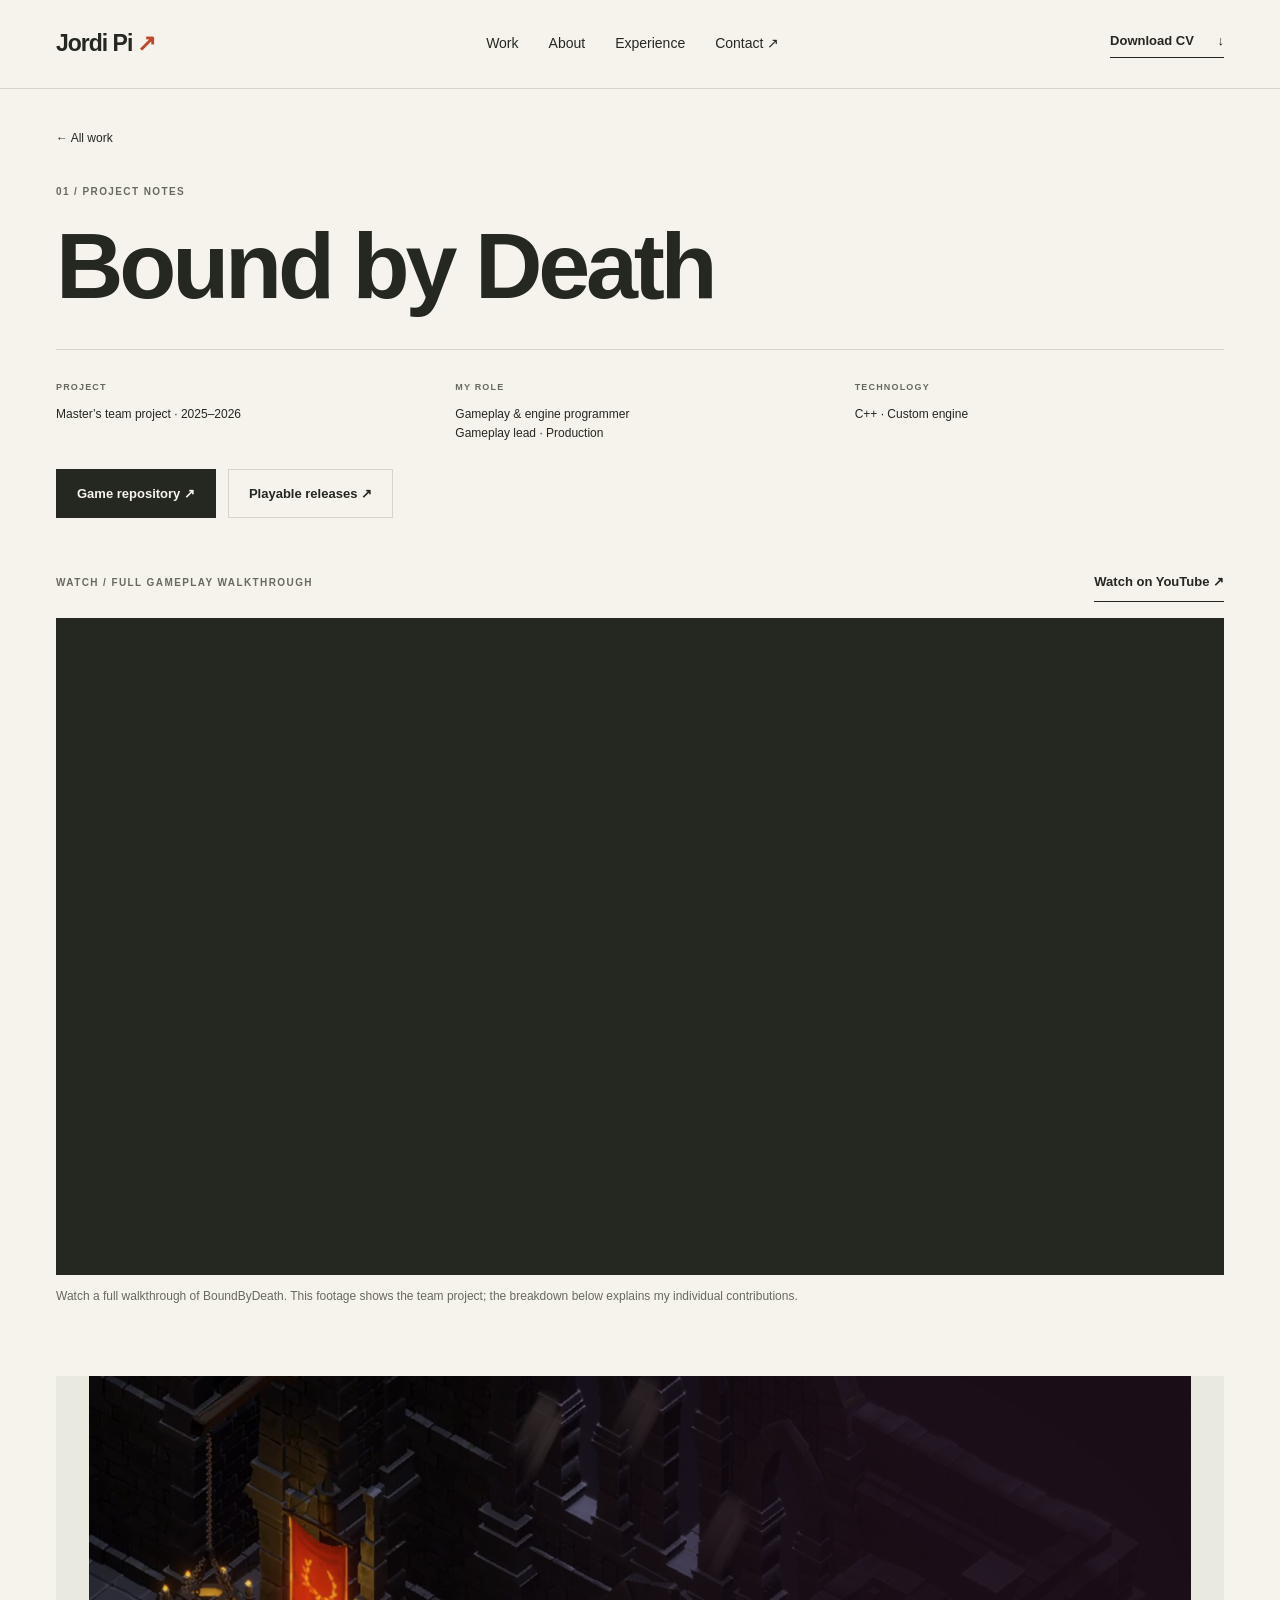
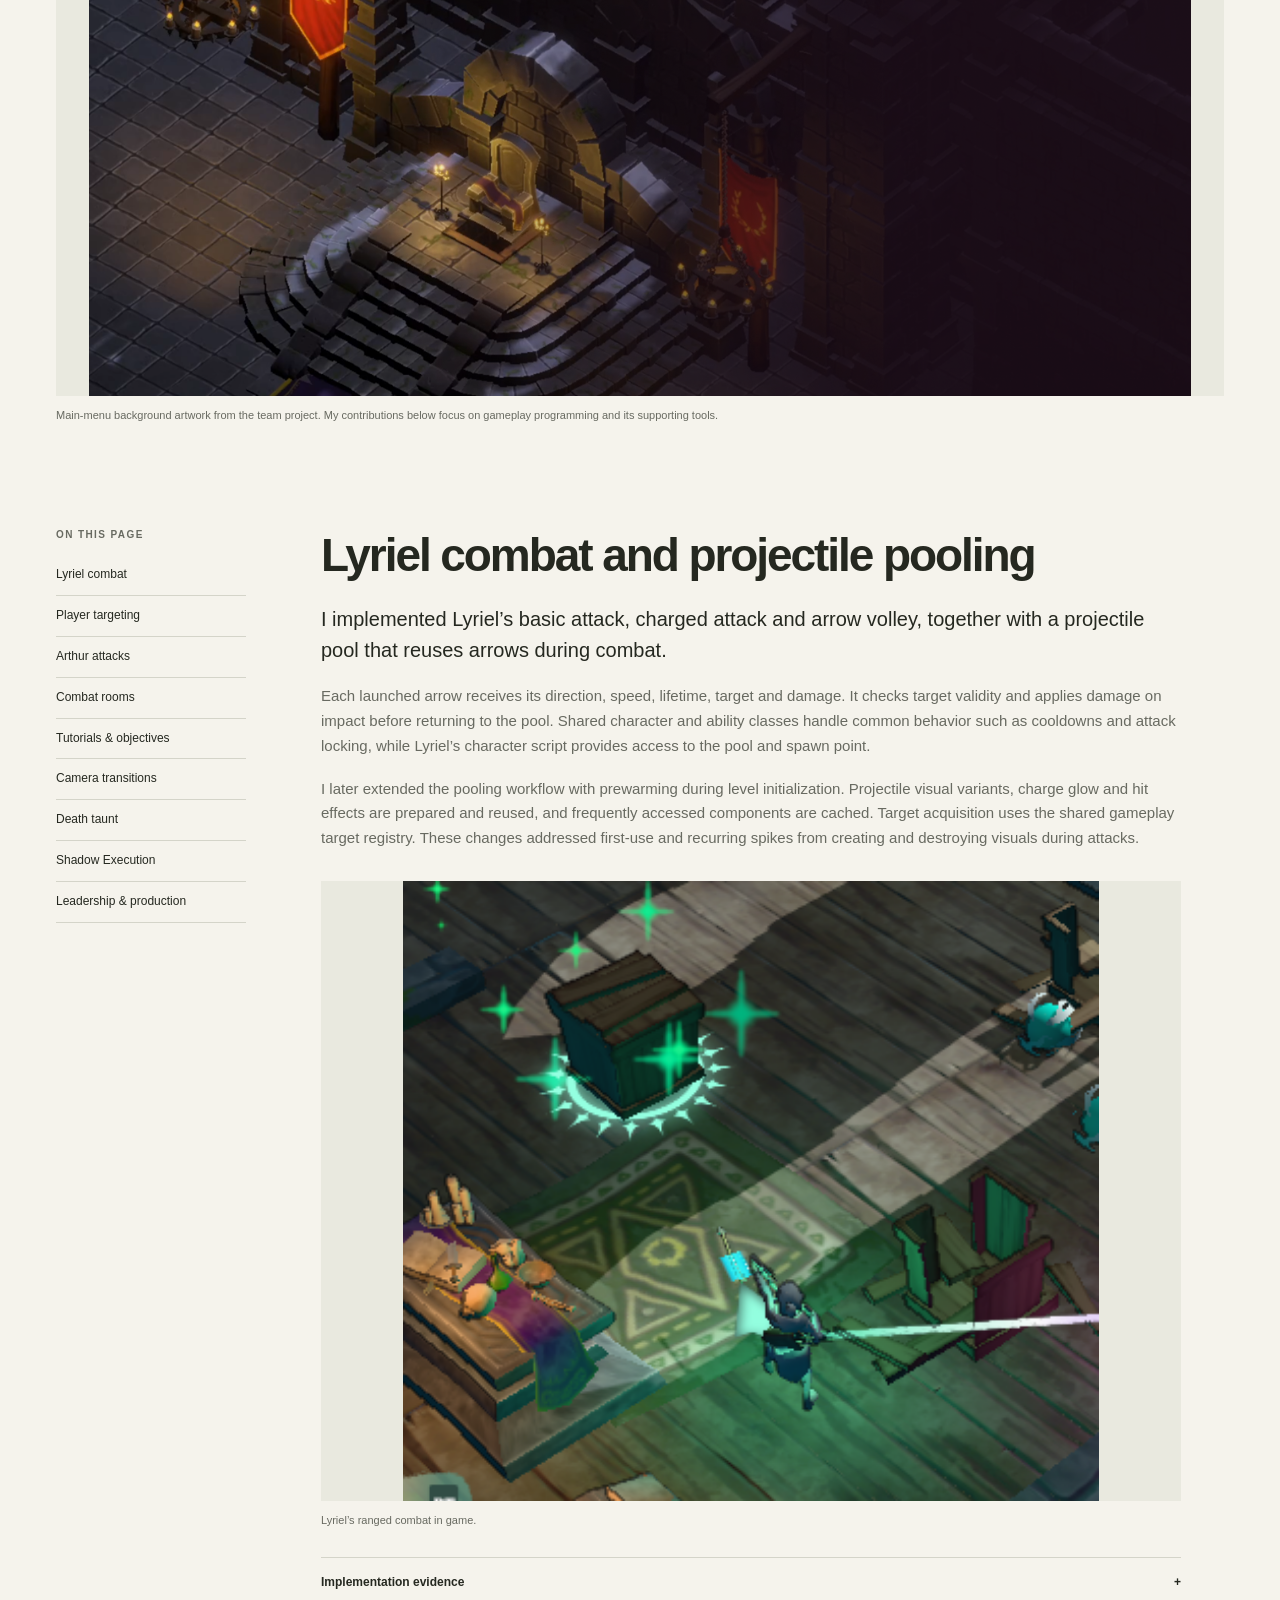
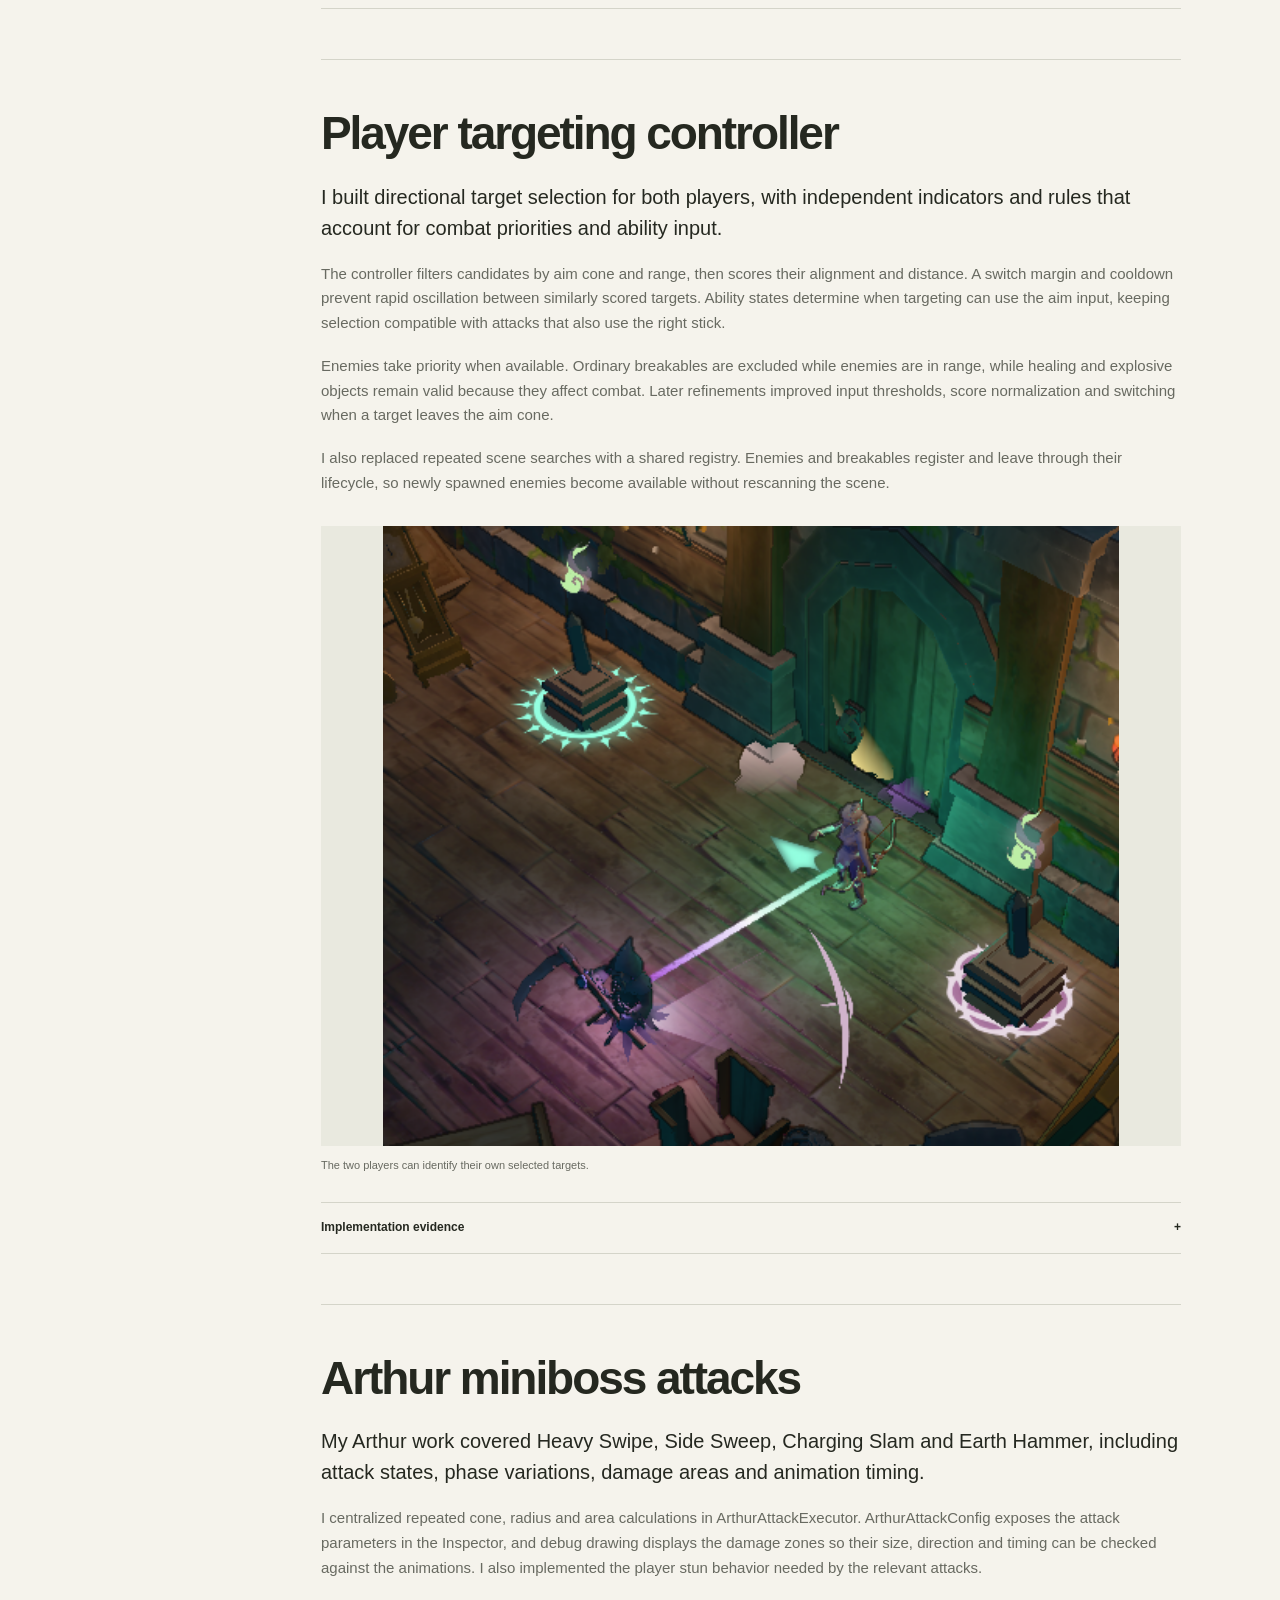
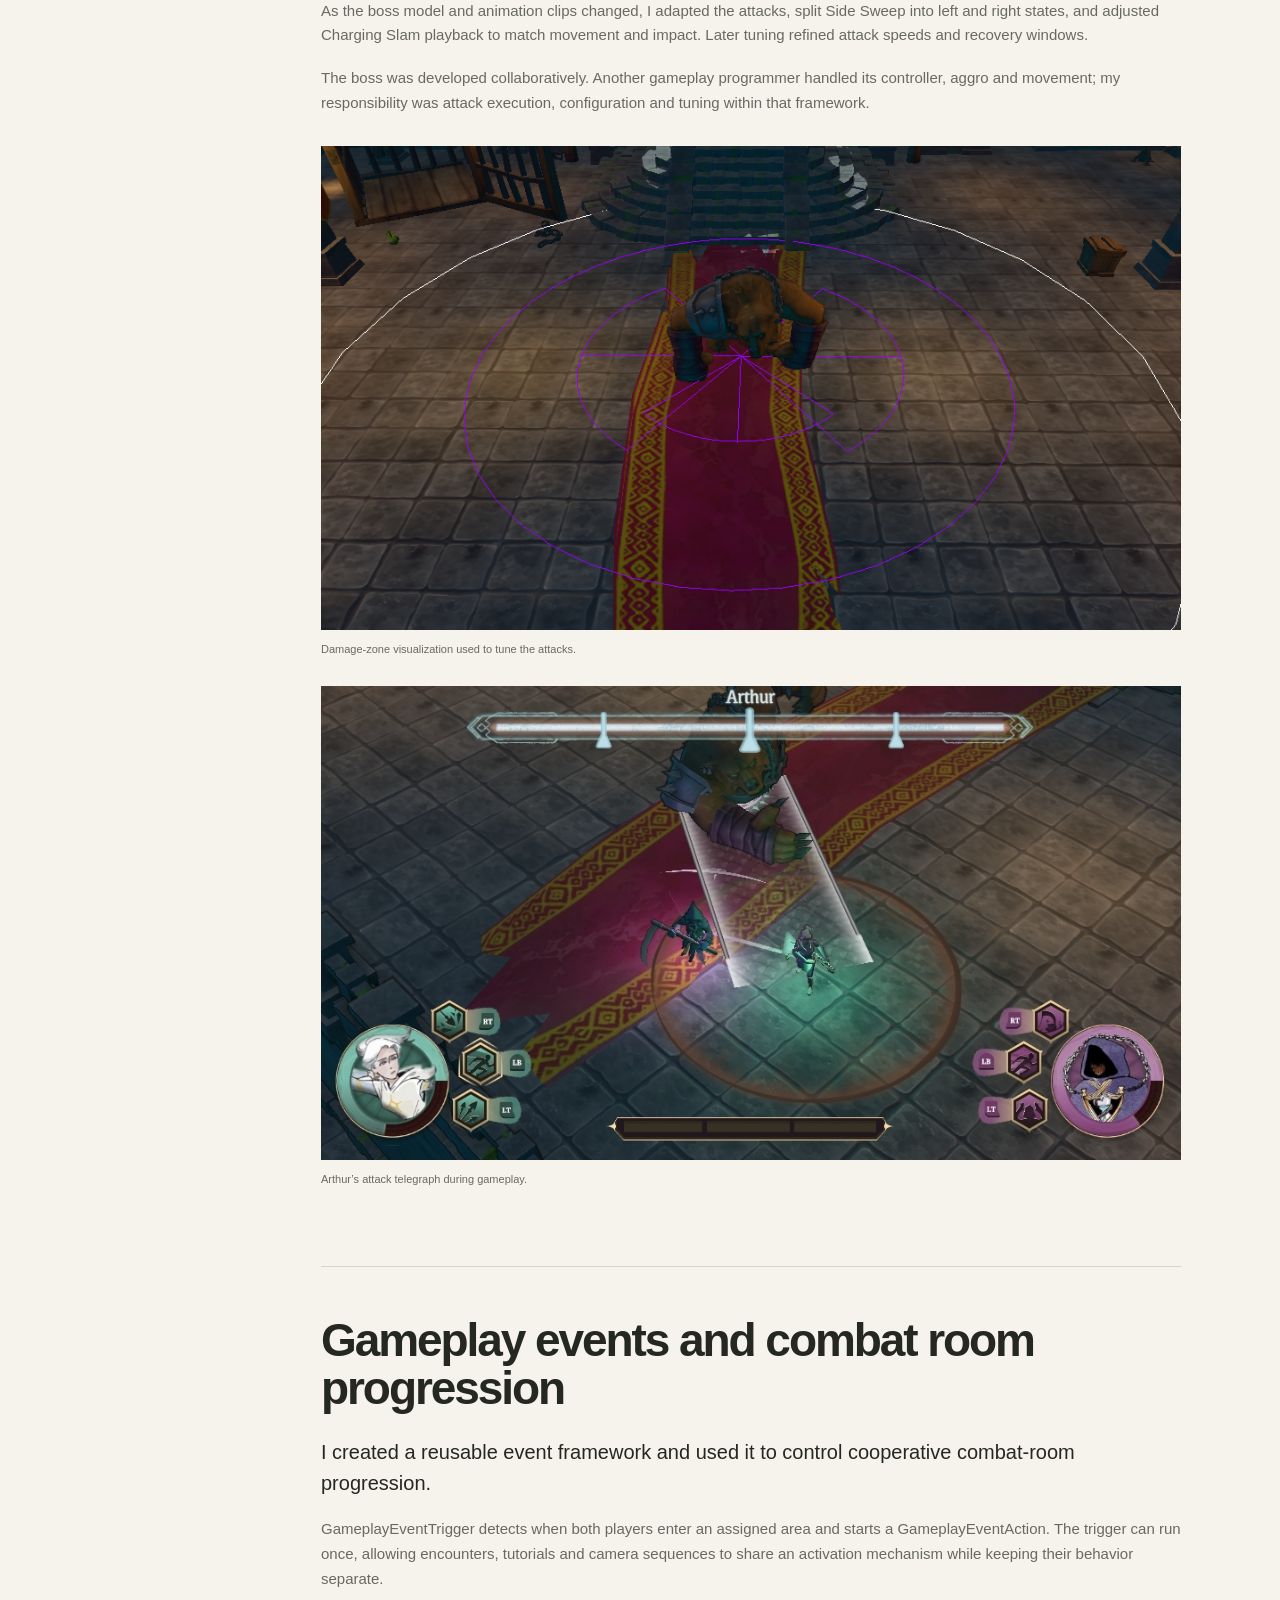
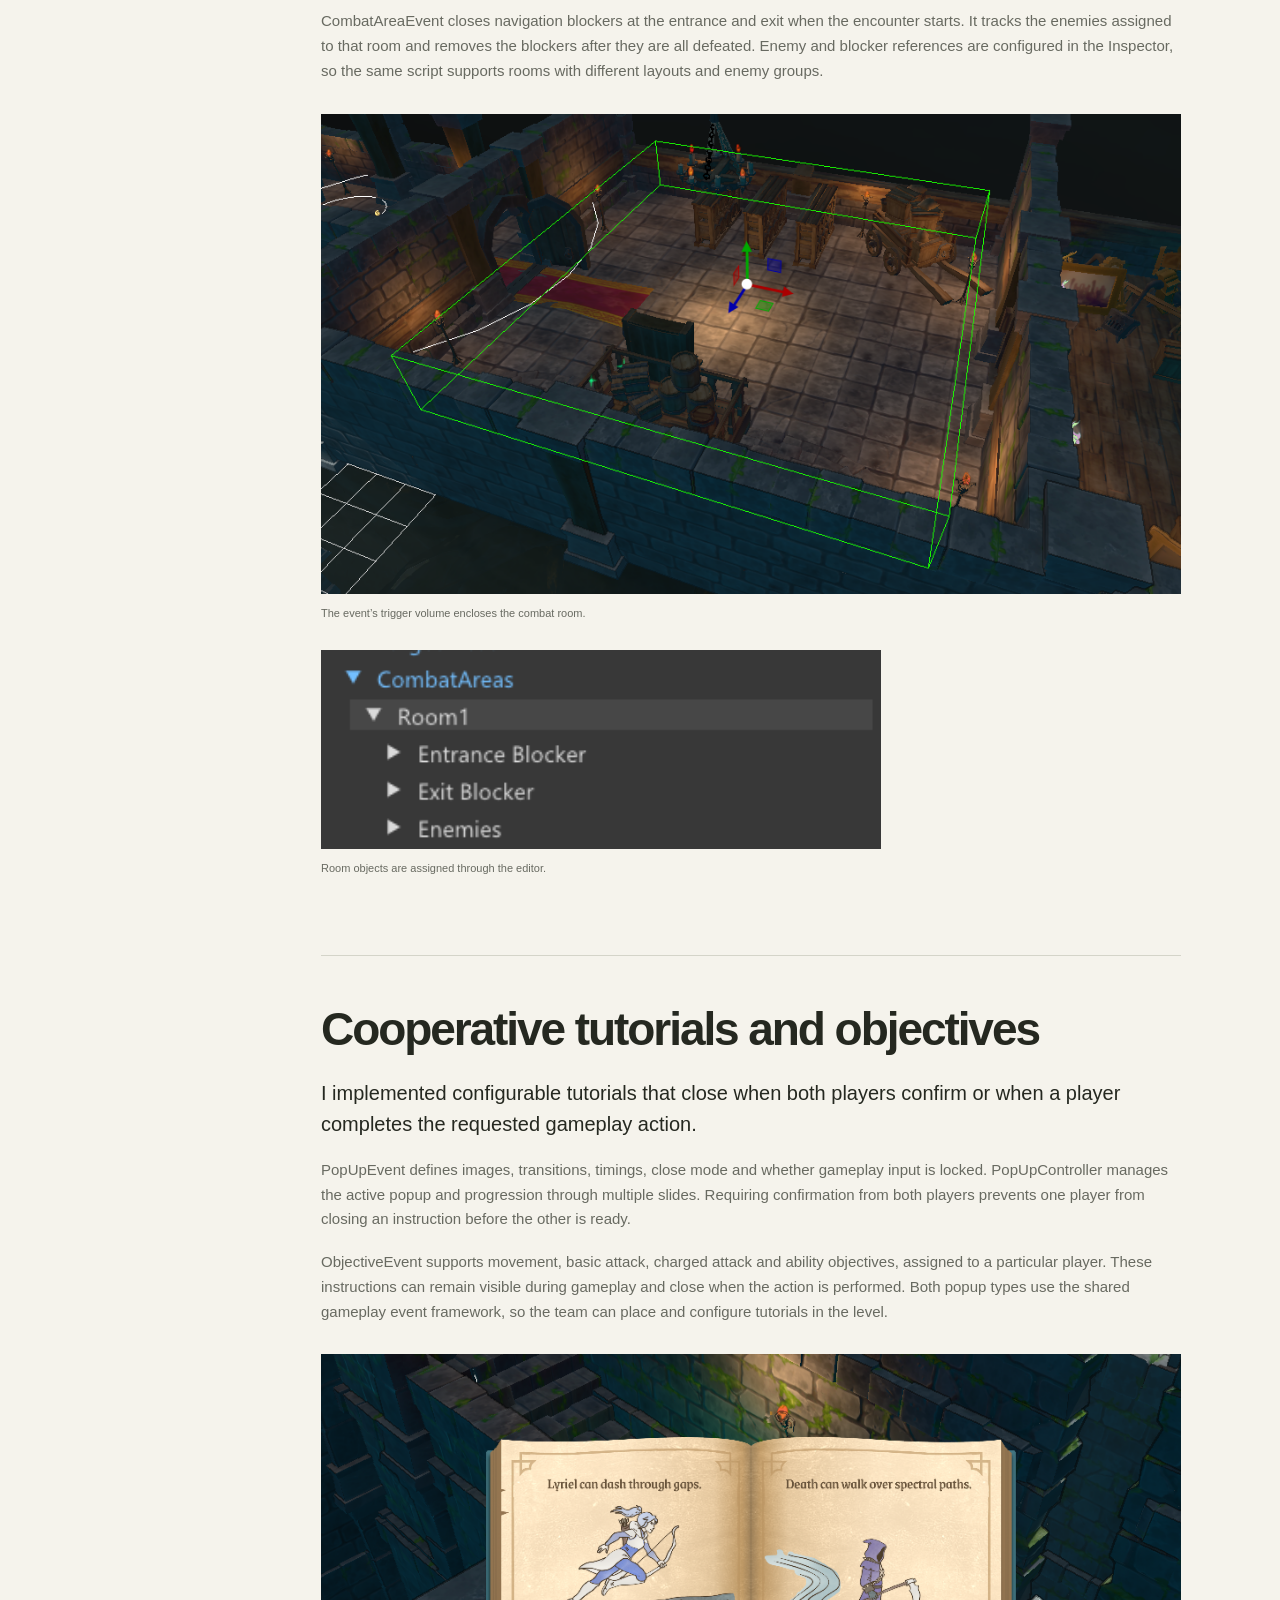
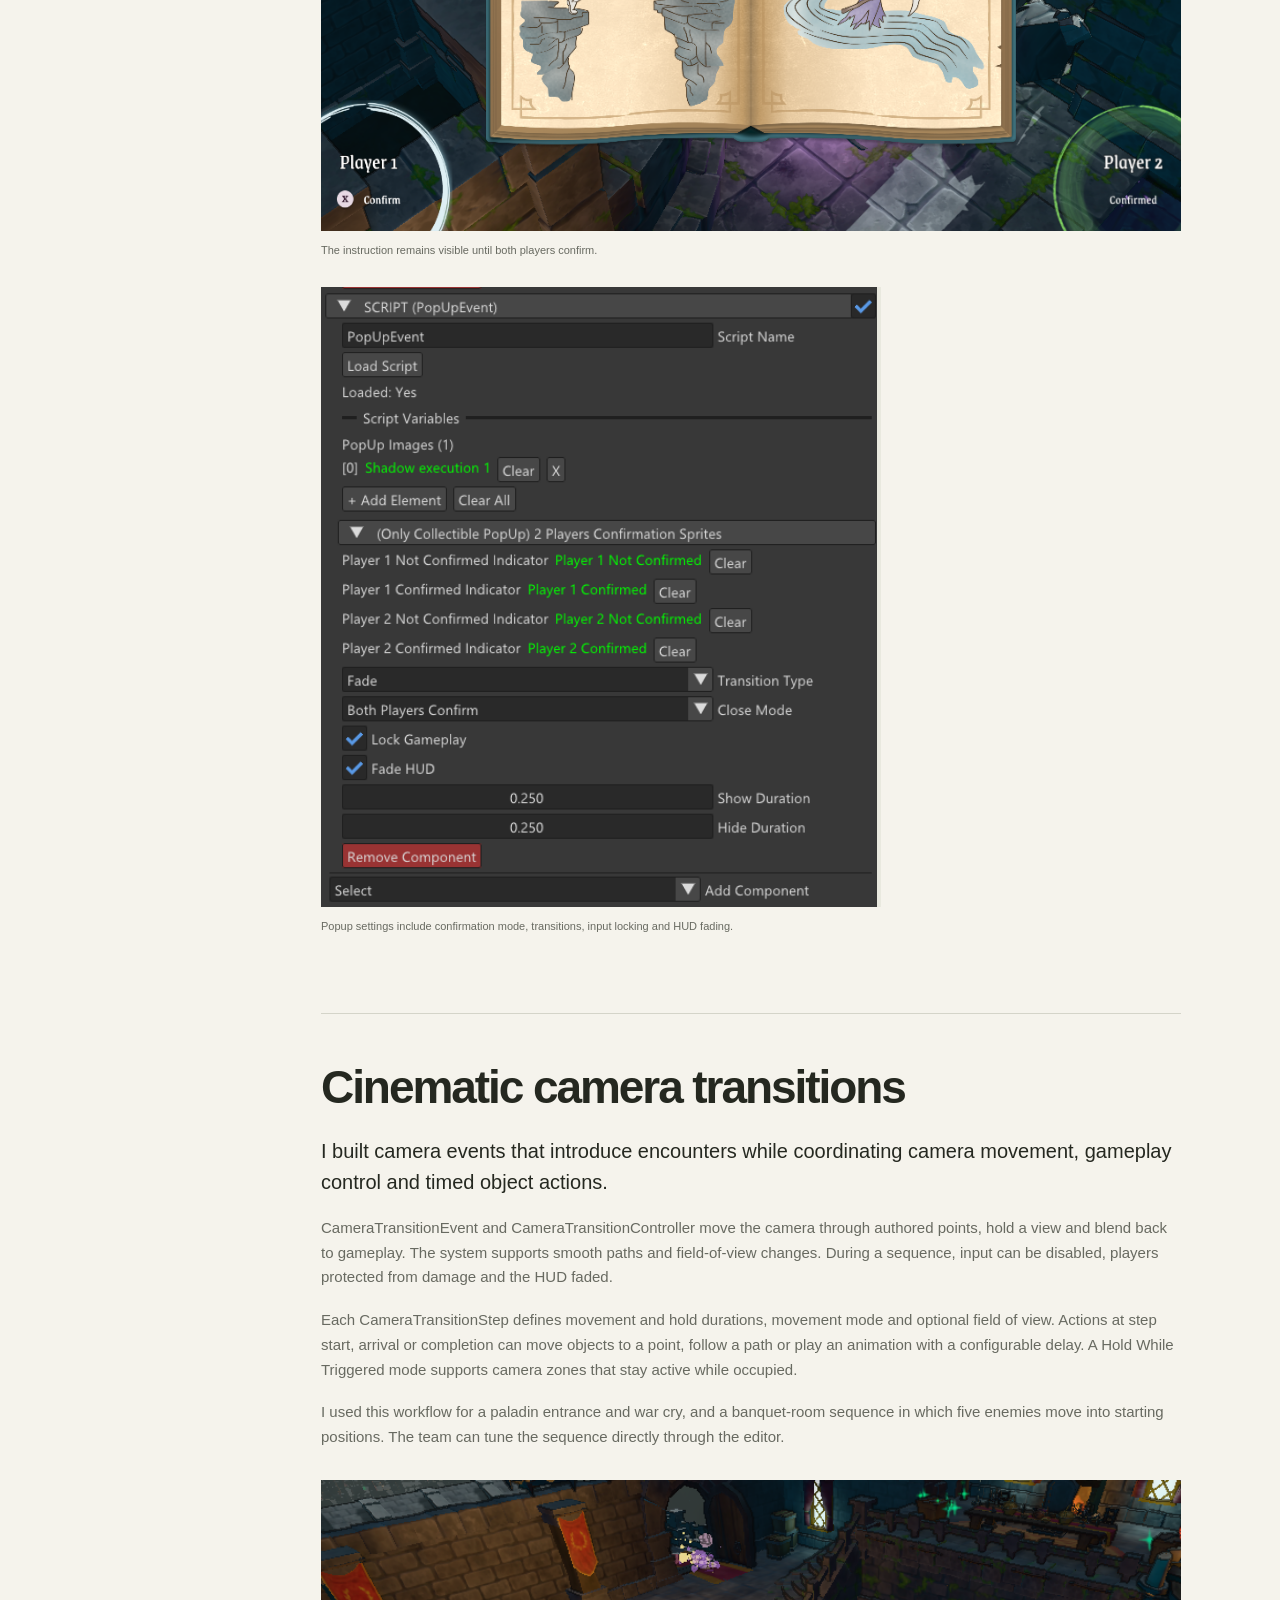
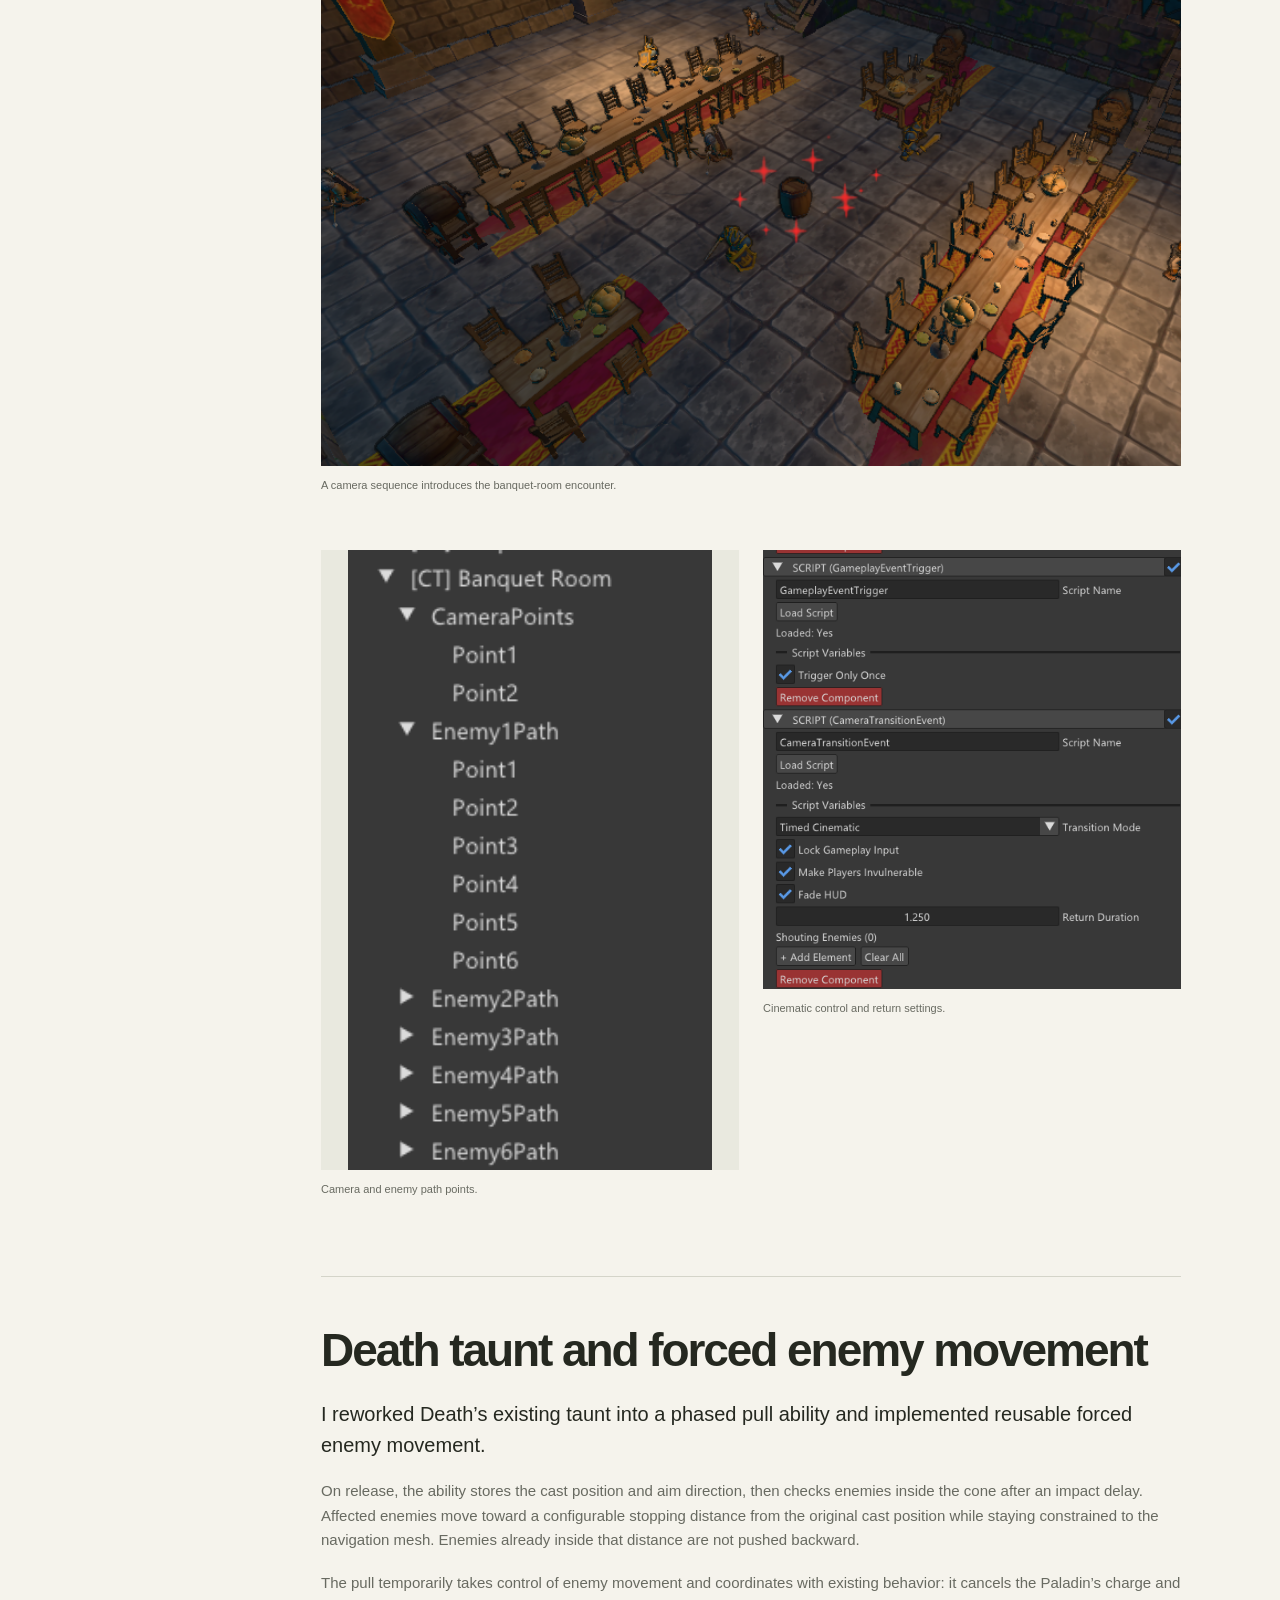
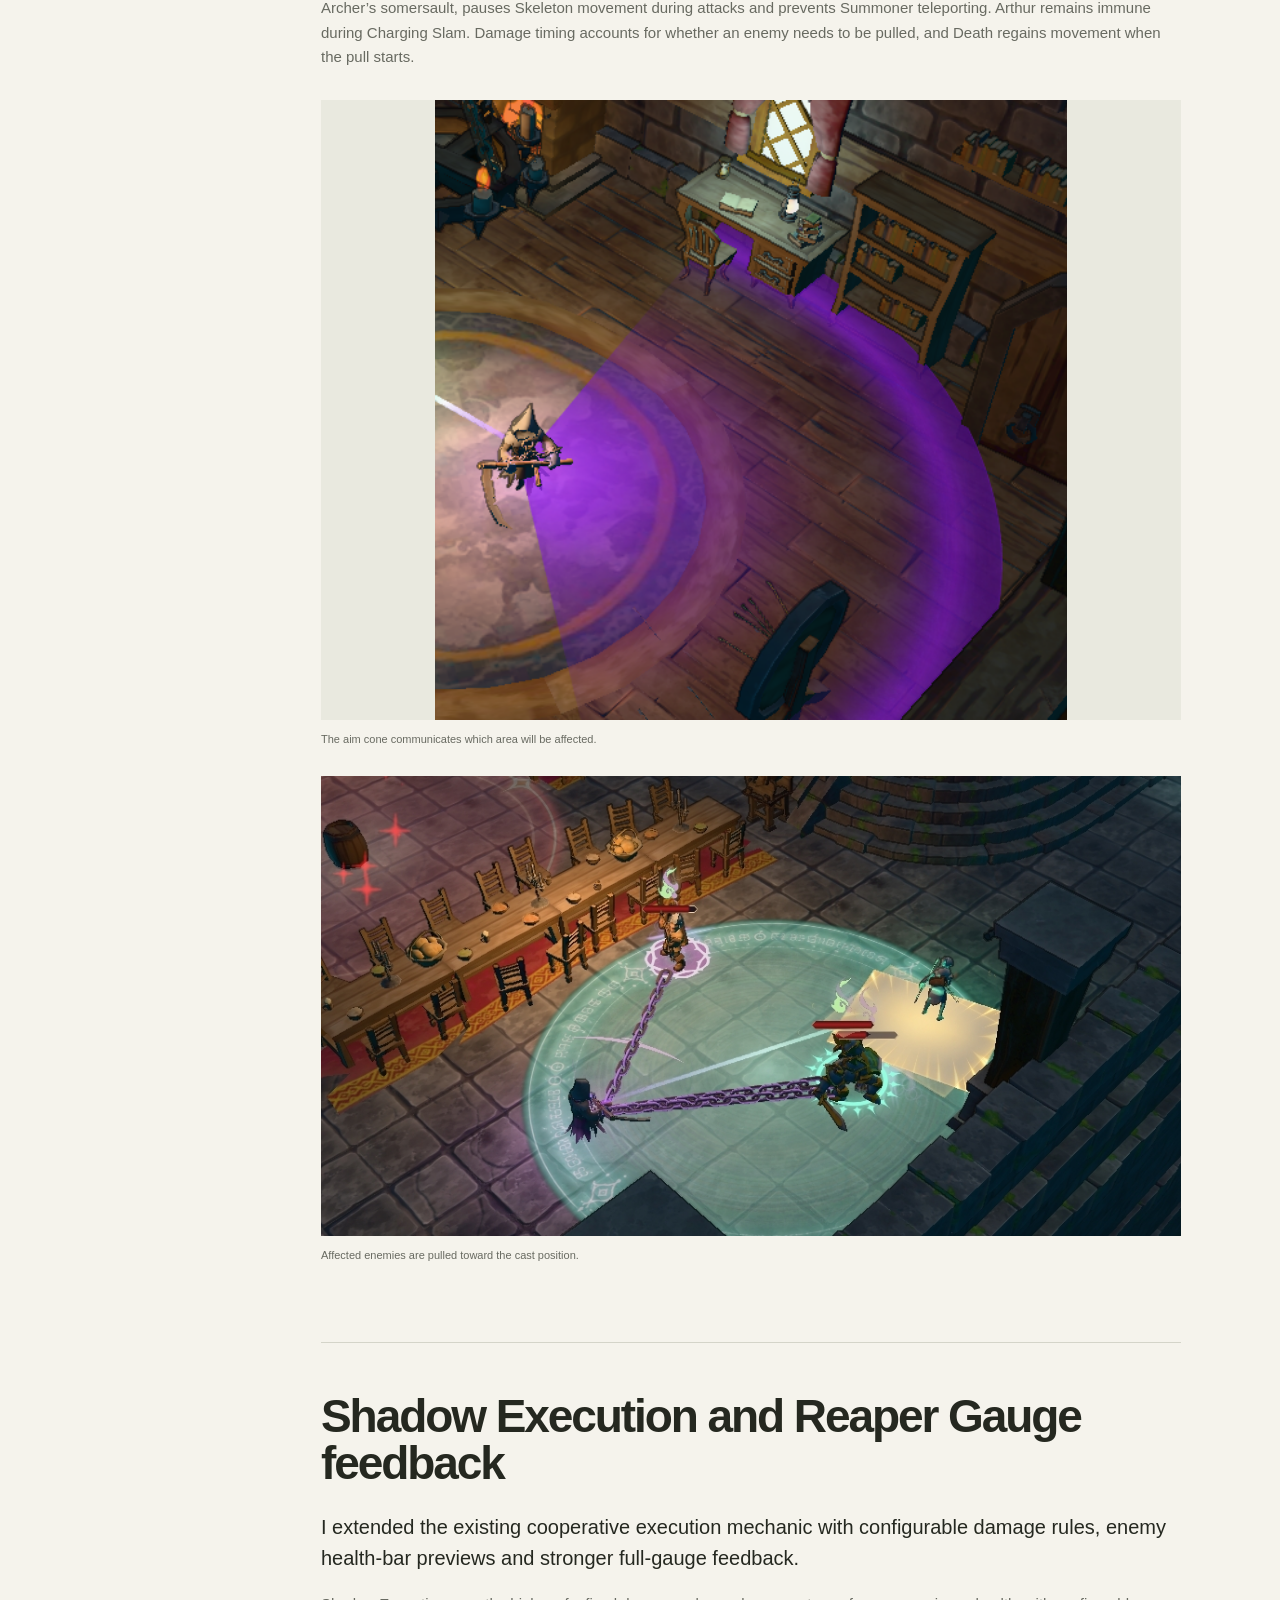
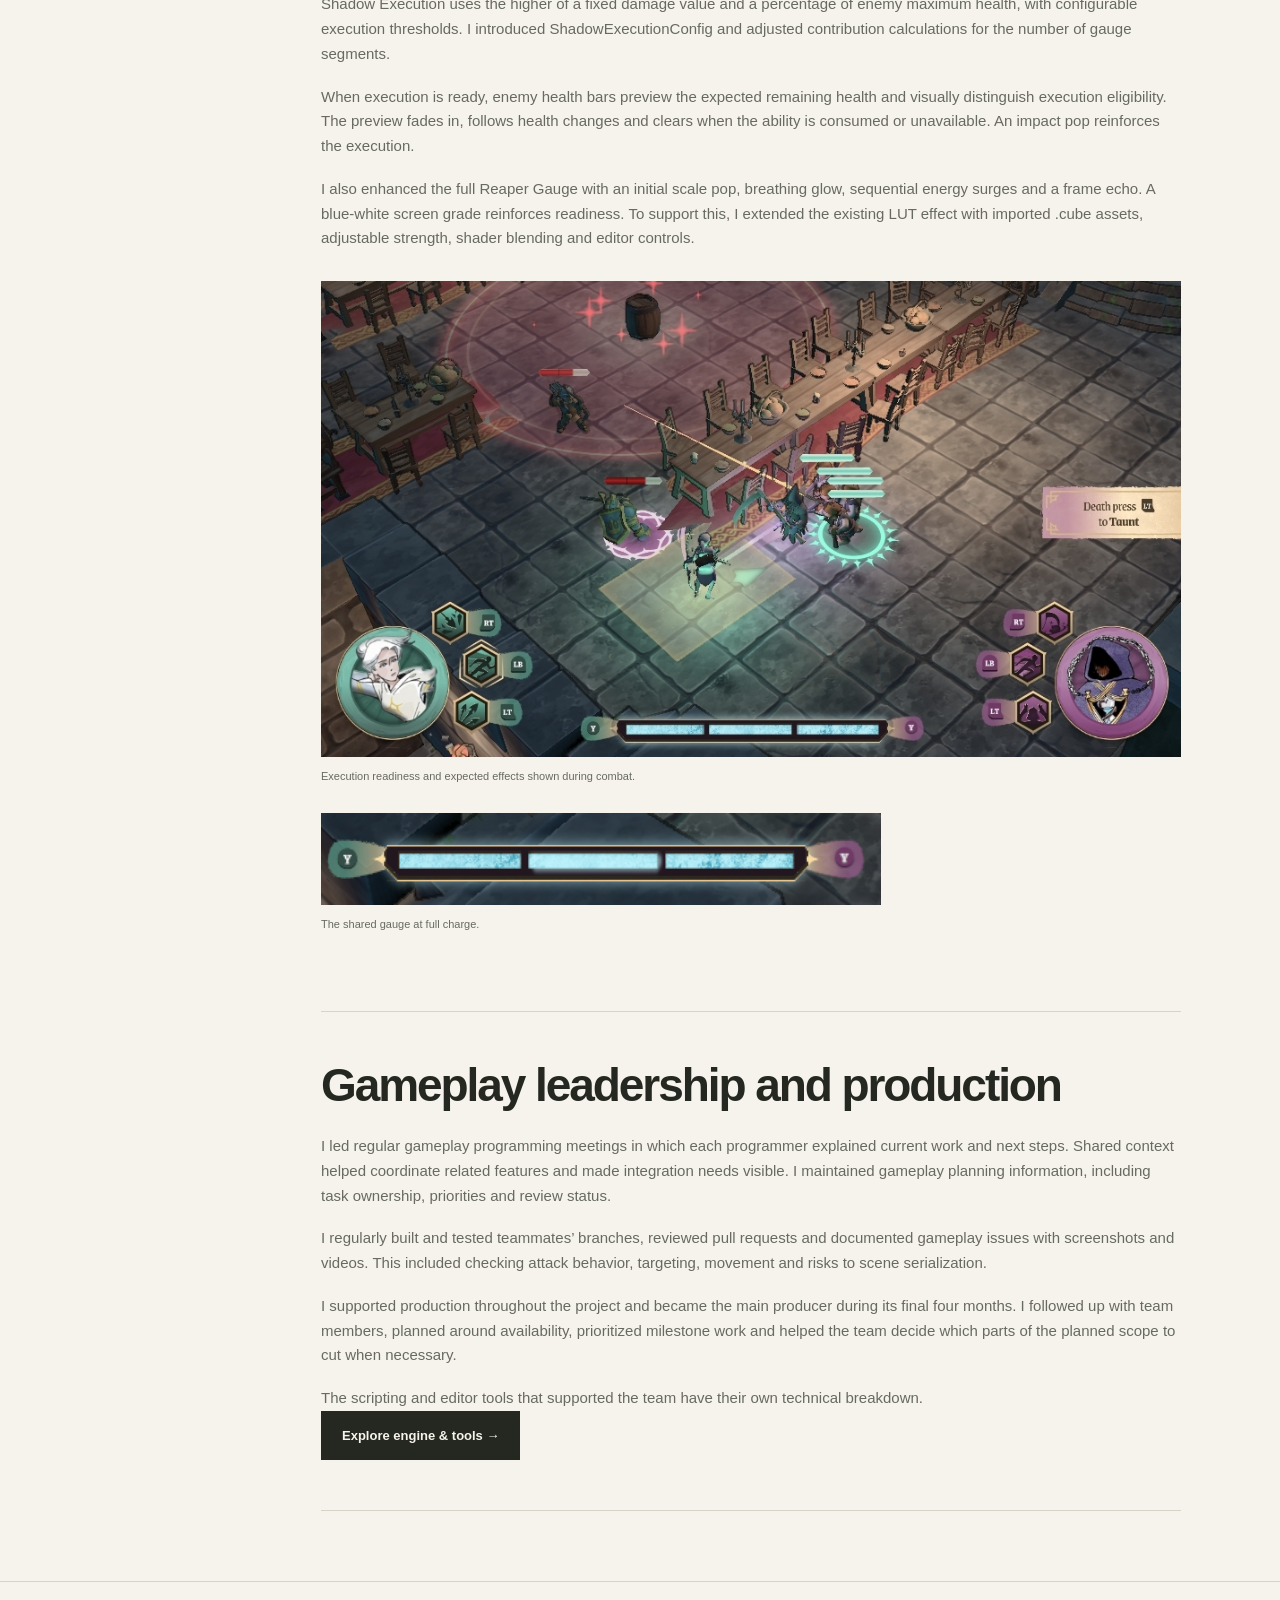
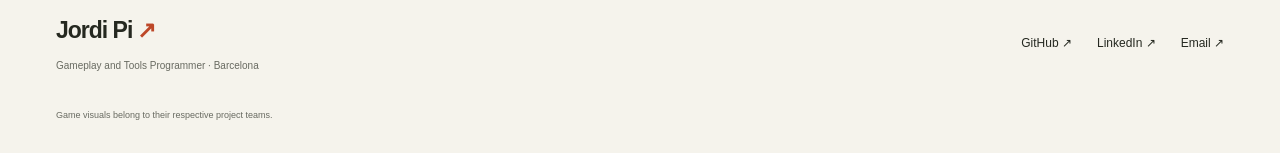
<file: bound-by-death.html>
<!doctype html><html lang="en"><head><meta charset="utf-8"><meta name="viewport" content="width=device-width, initial-scale=1"><meta name="theme-color" content="#f5f3ec"><title>Bound by Death | Jordi Pi Moreno</title><meta name="description" content="My C++ gameplay contributions to BoundByDeath: ranged combat, pooling, targeting, Arthur attacks and cooperative gameplay events."><meta property="og:title" content="Bound by Death | Jordi Pi Moreno"><meta property="og:description" content="My C++ gameplay contributions to BoundByDeath: ranged combat, pooling, targeting, Arthur attacks and cooperative gameplay events."><meta property="og:type" content="website"><link rel="icon" href="assets/favicon.svg" type="image/svg+xml"><link rel="stylesheet" href="assets/style.css"></head><body><a class="skip" href="#main">Skip to content</a><header class="site-header"><a class="wordmark" href="index.html" aria-label="Jordi Pi Moreno home">Jordi Pi<span class="mark">↗</span></a><nav aria-label="Main navigation"><a href="index.html#work">Work</a><a href="index.html#about">About</a><a href="index.html#experience">Experience</a><a href="mailto:pimoreno.j@outlook.es">Contact ↗</a></nav><a class="cv-link" href="assets/documents/Jordi_Pi_Moreno_CV.pdf" download>Download CV <span>↓</span></a></header><main id="main"><div class="wrap case-intro"><a class="back-link" href="index.html#work">← All work</a><p class="eyebrow">01 / PROJECT NOTES</p><h1>Bound by Death</h1><div class="case-meta"><div><span>PROJECT</span><p>Master’s team project · 2025–2026</p></div><div><span>MY ROLE</span><p>Gameplay &amp; engine programmer<br>Gameplay lead · Production</p></div><div><span>TECHNOLOGY</span><p>C++ · Custom engine</p></div></div><div class="case-links"><a class="button primary" href="https://github.com/Ravenwhisp/BoundByDeath">Game repository ↗</a><a class="button secondary" href="https://github.com/Ravenwhisp/BoundByDeath/releases">Playable releases ↗</a></div></div><section class="wrap video-section"><div class="video-heading"><p class="eyebrow">WATCH / Full Gameplay Walkthrough</p><a class="text-link" href="https://www.youtube.com/watch?v=nHLmDxxSX4s">Watch on YouTube ↗</a></div><div class="video-frame"><iframe src="https://www.youtube-nocookie.com/embed/nHLmDxxSX4s" title="Full Gameplay Walkthrough" loading="lazy" referrerpolicy="strict-origin-when-cross-origin" allow="accelerometer; encrypted-media; gyroscope; picture-in-picture; fullscreen" allowfullscreen></iframe></div><p class="video-caption">Watch a full walkthrough of BoundByDeath. This footage shows the team project; the breakdown below explains my individual contributions.</p></section><div class="wrap case-cover"><figure class="project-figure "><button class="zoom-image" aria-label="Enlarge: BoundByDeath main-menu background artwork"><img src="assets/images/main_menu.png" alt="BoundByDeath main-menu background artwork" loading="lazy" decoding="async" width="1920" height="1080"></button><figcaption>Main-menu background artwork from the team project. My contributions below focus on gameplay programming and its supporting tools.</figcaption></figure></div><div class="case-layout wrap"><aside class="case-index"><p class="eyebrow">ON THIS PAGE</p><a href="#combat">Lyriel combat</a><a href="#targeting">Player targeting</a><a href="#arthur">Arthur attacks</a><a href="#events">Combat rooms</a><a href="#tutorials">Tutorials &amp; objectives</a><a href="#camera">Camera transitions</a><a href="#taunt">Death taunt</a><a href="#execution">Shadow Execution</a><a href="#team">Leadership &amp; production</a></aside><div class="case-content"><section id="combat"><h2>Lyriel combat and projectile pooling</h2><p class="lead">I implemented Lyriel’s basic attack, charged attack and arrow volley, together with a projectile pool that reuses arrows during combat.</p><p>Each launched arrow receives its direction, speed, lifetime, target and damage. It checks target validity and applies damage on impact before returning to the pool. Shared character and ability classes handle common behavior such as cooldowns and attack locking, while Lyriel’s character script provides access to the pool and spawn point.</p><p>I later extended the pooling workflow with prewarming during level initialization. Projectile visual variants, charge glow and hit effects are prepared and reused, and frequently accessed components are cached. Target acquisition uses the shared gameplay target registry. These changes addressed first-use and recurring spikes from creating and destroying visuals during attacks.</p><figure class="project-figure "><button class="zoom-image" aria-label="Enlarge: Lyriel using her ranged weapon during gameplay"><img src="assets/images/lyriel_combat.png" alt="Lyriel using her ranged weapon during gameplay" loading="lazy" decoding="async" width="342" height="305"></button><figcaption>Lyriel’s ranged combat in game.</figcaption></figure><details><summary>Implementation evidence <span>+</span></summary><p><a href="https://github.com/Ravenwhisp/BoundByDeath/pull/11">Initial arrow pool · PR #11 ↗</a><br><a href="https://github.com/Ravenwhisp/BoundByDeath/pull/232">Projectile and visual reuse improvements · PR #232 ↗</a></p></details></section><section id="targeting"><h2>Player targeting controller</h2><p class="lead">I built directional target selection for both players, with independent indicators and rules that account for combat priorities and ability input.</p><p>The controller filters candidates by aim cone and range, then scores their alignment and distance. A switch margin and cooldown prevent rapid oscillation between similarly scored targets. Ability states determine when targeting can use the aim input, keeping selection compatible with attacks that also use the right stick.</p><p>Enemies take priority when available. Ordinary breakables are excluded while enemies are in range, while healing and explosive objects remain valid because they affect combat. Later refinements improved input thresholds, score normalization and switching when a target leaves the aim cone.</p><p>I also replaced repeated scene searches with a shared registry. Enemies and breakables register and leave through their lifecycle, so newly spawned enemies become available without rescanning the scene.</p><figure class="project-figure "><button class="zoom-image" aria-label="Enlarge: Separate visual target indicators for Lyriel and Death"><img src="assets/images/targeting_combat.png" alt="Separate visual target indicators for Lyriel and Death" loading="lazy" decoding="async" width="473" height="398"></button><figcaption>The two players can identify their own selected targets.</figcaption></figure><details><summary>Implementation evidence <span>+</span></summary><p><a href="https://github.com/Ravenwhisp/BoundByDeath/pull/71">Directional targeting · PR #71 ↗</a><br><a href="https://github.com/Ravenwhisp/BoundByDeath/pull/224">Shared target registry · PR #224 ↗</a></p></details></section><section id="arthur"><h2>Arthur miniboss attacks</h2><p class="lead">My Arthur work covered Heavy Swipe, Side Sweep, Charging Slam and Earth Hammer, including attack states, phase variations, damage areas and animation timing.</p><p>I centralized repeated cone, radius and area calculations in ArthurAttackExecutor. ArthurAttackConfig exposes the attack parameters in the Inspector, and debug drawing displays the damage zones so their size, direction and timing can be checked against the animations. I also implemented the player stun behavior needed by the relevant attacks.</p><p>As the boss model and animation clips changed, I adapted the attacks, split Side Sweep into left and right states, and adjusted Charging Slam playback to match movement and impact. Later tuning refined attack speeds and recovery windows.</p><p>The boss was developed collaboratively. Another gameplay programmer handled its controller, aggro and movement; my responsibility was attack execution, configuration and tuning within that framework.</p><figure class="project-figure "><button class="zoom-image" aria-label="Enlarge: Debug shapes marking Arthur’s attack damage zones"><img src="assets/images/arthur_debug.png" alt="Debug shapes marking Arthur’s attack damage zones" loading="lazy" decoding="async" width="957" height="539"></button><figcaption>Damage-zone visualization used to tune the attacks.</figcaption></figure><figure class="project-figure "><button class="zoom-image" aria-label="Enlarge: Arthur executing an attack against the players"><img src="assets/images/arthur_combat.png" alt="Arthur executing an attack against the players" loading="lazy" decoding="async" width="965" height="532"></button><figcaption>Arthur’s attack telegraph during gameplay.</figcaption></figure></section><section id="events"><h2>Gameplay events and combat room progression</h2><p class="lead">I created a reusable event framework and used it to control cooperative combat-room progression.</p><p>GameplayEventTrigger detects when both players enter an assigned area and starts a GameplayEventAction. The trigger can run once, allowing encounters, tutorials and camera sequences to share an activation mechanism while keeping their behavior separate.</p><p>CombatAreaEvent closes navigation blockers at the entrance and exit when the encounter starts. It tracks the enemies assigned to that room and removes the blockers after they are all defeated. Enemy and blocker references are configured in the Inspector, so the same script supports rooms with different layouts and enemy groups.</p><figure class="project-figure "><button class="zoom-image" aria-label="Enlarge: Combat-room trigger bounds in the level editor"><img src="assets/images/combat_area.png" alt="Combat-room trigger bounds in the level editor" loading="lazy" decoding="async" width="973" height="544"></button><figcaption>The event’s trigger volume encloses the combat room.</figcaption></figure><figure class="project-figure compact-figure"><button class="zoom-image" aria-label="Enlarge: Room hierarchy with entrance blocker, exit blocker and enemies"><img src="assets/images/combat_hierarchy.png" alt="Room hierarchy with entrance blocker, exit blocker and enemies" loading="lazy" decoding="async" width="330" height="117"></button><figcaption>Room objects are assigned through the editor.</figcaption></figure></section><section id="tutorials"><h2>Cooperative tutorials and objectives</h2><p class="lead">I implemented configurable tutorials that close when both players confirm or when a player completes the requested gameplay action.</p><p>PopUpEvent defines images, transitions, timings, close mode and whether gameplay input is locked. PopUpController manages the active popup and progression through multiple slides. Requiring confirmation from both players prevents one player from closing an instruction before the other is ready.</p><p>ObjectiveEvent supports movement, basic attack, charged attack and ability objectives, assigned to a particular player. These instructions can remain visible during gameplay and close when the action is performed. Both popup types use the shared gameplay event framework, so the team can place and configure tutorials in the level.</p><figure class="project-figure "><button class="zoom-image" aria-label="Enlarge: Tutorial book with separate confirmation states for both players"><img src="assets/images/tutorial_popup.png" alt="Tutorial book with separate confirmation states for both players" loading="lazy" decoding="async" width="975" height="540"></button><figcaption>The instruction remains visible until both players confirm.</figcaption></figure><figure class="project-figure compact-figure"><button class="zoom-image" aria-label="Enlarge: PopUpEvent Inspector configuration"><img src="assets/images/tutorial_settings.png" alt="PopUpEvent Inspector configuration" loading="lazy" decoding="async" width="530" height="591"></button><figcaption>Popup settings include confirmation mode, transitions, input locking and HUD fading.</figcaption></figure></section><section id="camera"><h2>Cinematic camera transitions</h2><p class="lead">I built camera events that introduce encounters while coordinating camera movement, gameplay control and timed object actions.</p><p>CameraTransitionEvent and CameraTransitionController move the camera through authored points, hold a view and blend back to gameplay. The system supports smooth paths and field-of-view changes. During a sequence, input can be disabled, players protected from damage and the HUD faded.</p><p>Each CameraTransitionStep defines movement and hold durations, movement mode and optional field of view. Actions at step start, arrival or completion can move objects to a point, follow a path or play an animation with a configurable delay. A Hold While Triggered mode supports camera zones that stay active while occupied.</p><p>I used this workflow for a paladin entrance and war cry, and a banquet-room sequence in which five enemies move into starting positions. The team can tune the sequence directly through the editor.</p><figure class="project-figure "><button class="zoom-image" aria-label="Enlarge: Wide banquet-room view during a camera sequence"><img src="assets/images/cinematic_banquet.png" alt="Wide banquet-room view during a camera sequence" loading="lazy" decoding="async" width="778" height="530"></button><figcaption>A camera sequence introduces the banquet-room encounter.</figcaption></figure><div class="screenshot-pair"><figure class="project-figure "><button class="zoom-image" aria-label="Enlarge: Authored camera points and enemy paths in the hierarchy"><img src="assets/images/cinematic_paths.png" alt="Authored camera points and enemy paths in the hierarchy" loading="lazy" decoding="async" width="210" height="357"></button><figcaption>Camera and enemy path points.</figcaption></figure><figure class="project-figure "><button class="zoom-image" aria-label="Enlarge: CameraTransitionEvent settings in the Inspector"><img src="assets/images/cinematic_settings.png" alt="CameraTransitionEvent settings in the Inspector" loading="lazy" decoding="async" width="522" height="548"></button><figcaption>Cinematic control and return settings.</figcaption></figure></div></section><section id="taunt"><h2>Death taunt and forced enemy movement</h2><p class="lead">I reworked Death’s existing taunt into a phased pull ability and implemented reusable forced enemy movement.</p><p>On release, the ability stores the cast position and aim direction, then checks enemies inside the cone after an impact delay. Affected enemies move toward a configurable stopping distance from the original cast position while staying constrained to the navigation mesh. Enemies already inside that distance are not pushed backward.</p><p>The pull temporarily takes control of enemy movement and coordinates with existing behavior: it cancels the Paladin’s charge and Archer’s somersault, pauses Skeleton movement during attacks and prevents Summoner teleporting. Arthur remains immune during Charging Slam. Damage timing accounts for whether an enemy needs to be pulled, and Death regains movement when the pull starts.</p><figure class="project-figure "><button class="zoom-image" aria-label="Enlarge: Death aiming the taunt cone"><img src="assets/images/death_taunt_aim.png" alt="Death aiming the taunt cone" loading="lazy" decoding="async" width="490" height="481"></button><figcaption>The aim cone communicates which area will be affected.</figcaption></figure><figure class="project-figure "><button class="zoom-image" aria-label="Enlarge: Chains linking Death to enemies affected by the pull"><img src="assets/images/death_taunt_pull.png" alt="Chains linking Death to enemies affected by the pull" loading="lazy" decoding="async" width="925" height="494"></button><figcaption>Affected enemies are pulled toward the cast position.</figcaption></figure></section><section id="execution"><h2>Shadow Execution and Reaper Gauge feedback</h2><p class="lead">I extended the existing cooperative execution mechanic with configurable damage rules, enemy health-bar previews and stronger full-gauge feedback.</p><p>Shadow Execution uses the higher of a fixed damage value and a percentage of enemy maximum health, with configurable execution thresholds. I introduced ShadowExecutionConfig and adjusted contribution calculations for the number of gauge segments.</p><p>When execution is ready, enemy health bars preview the expected remaining health and visually distinguish execution eligibility. The preview fades in, follows health changes and clears when the ability is consumed or unavailable. An impact pop reinforces the execution.</p><p>I also enhanced the full Reaper Gauge with an initial scale pop, breathing glow, sequential energy surges and a frame echo. A blue-white screen grade reinforces readiness. To support this, I extended the existing LUT effect with imported .cube assets, adjustable strength, shader blending and editor controls.</p><figure class="project-figure "><button class="zoom-image" aria-label="Enlarge: Combat with a full Reaper Gauge and enemy health-bar previews"><img src="assets/images/execution_gameplay.png" alt="Combat with a full Reaper Gauge and enemy health-bar previews" loading="lazy" decoding="async" width="960" height="531"></button><figcaption>Execution readiness and expected effects shown during combat.</figcaption></figure><figure class="project-figure compact-figure"><button class="zoom-image" aria-label="Enlarge: Close view of the full Reaper Gauge"><img src="assets/images/reaper_gauge_detail.png" alt="Close view of the full Reaper Gauge" loading="lazy" decoding="async" width="400" height="66"></button><figcaption>The shared gauge at full charge.</figcaption></figure></section><section id="team"><h2>Gameplay leadership and production</h2><p>I led regular gameplay programming meetings in which each programmer explained current work and next steps. Shared context helped coordinate related features and made integration needs visible. I maintained gameplay planning information, including task ownership, priorities and review status.</p><p>I regularly built and tested teammates’ branches, reviewed pull requests and documented gameplay issues with screenshots and videos. This included checking attack behavior, targeting, movement and risks to scene serialization.</p><p>I supported production throughout the project and became the main producer during its final four months. I followed up with team members, planned around availability, prioritized milestone work and helped the team decide which parts of the planned scope to cut when necessary.</p><p>The scripting and editor tools that supported the team have their own technical breakdown.</p><a class="button primary" href="engine-tools.html">Explore engine &amp; tools →</a></section></div></div></main><footer class="site-footer"><div><a class="wordmark" href="index.html">Jordi Pi<span class="mark">↗</span></a><p>Gameplay and Tools Programmer · Barcelona</p></div><div class="footer-links"><a href="https://github.com/JorxPi">GitHub ↗</a><a href="https://www.linkedin.com/in/jordi-pi-moreno-0047b5302/">LinkedIn ↗</a><a href="mailto:pimoreno.j@outlook.es">Email ↗</a></div><p class="credits">Game visuals belong to their respective project teams.<br></p></footer><dialog id="image-dialog" aria-label="Expanded project image"><button class="close-dialog" aria-label="Close image">Close ×</button><img alt=""><p></p></dialog><script src="assets/site.js" defer></script></body></html>
</file>
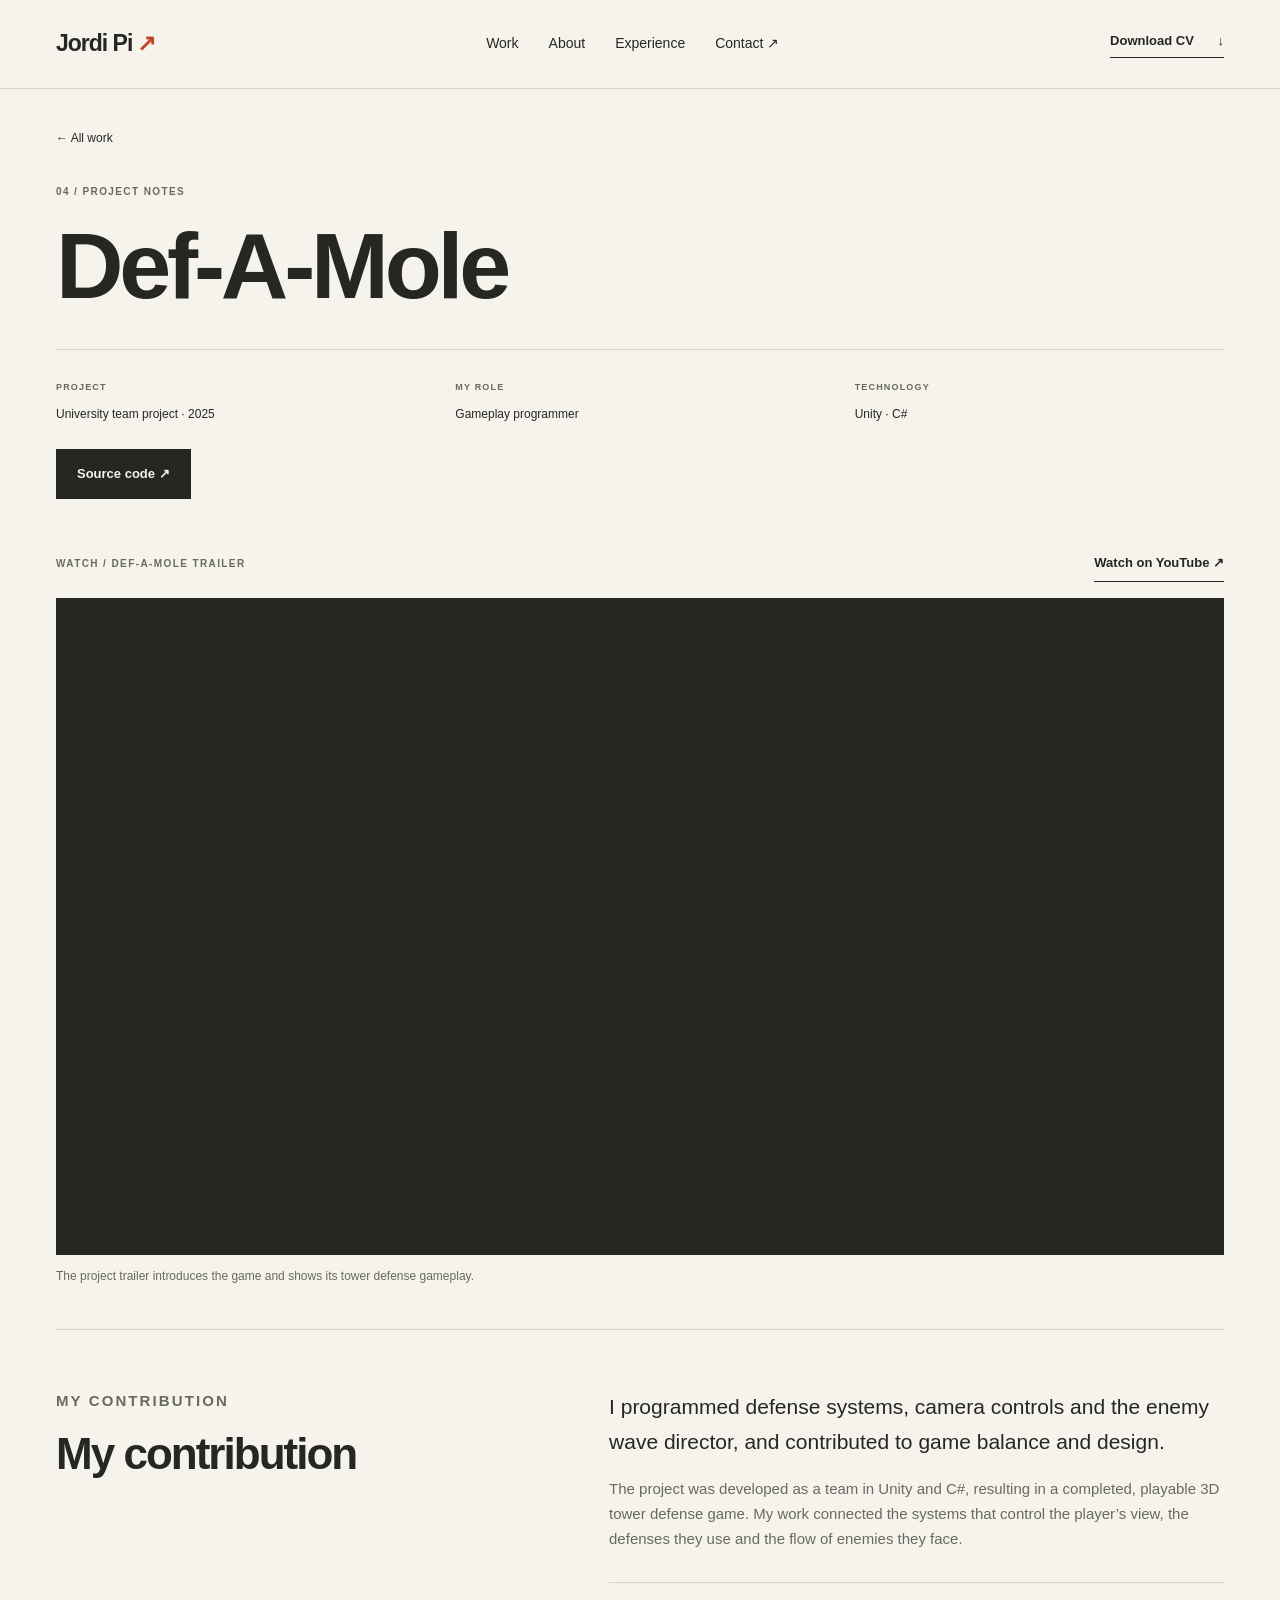
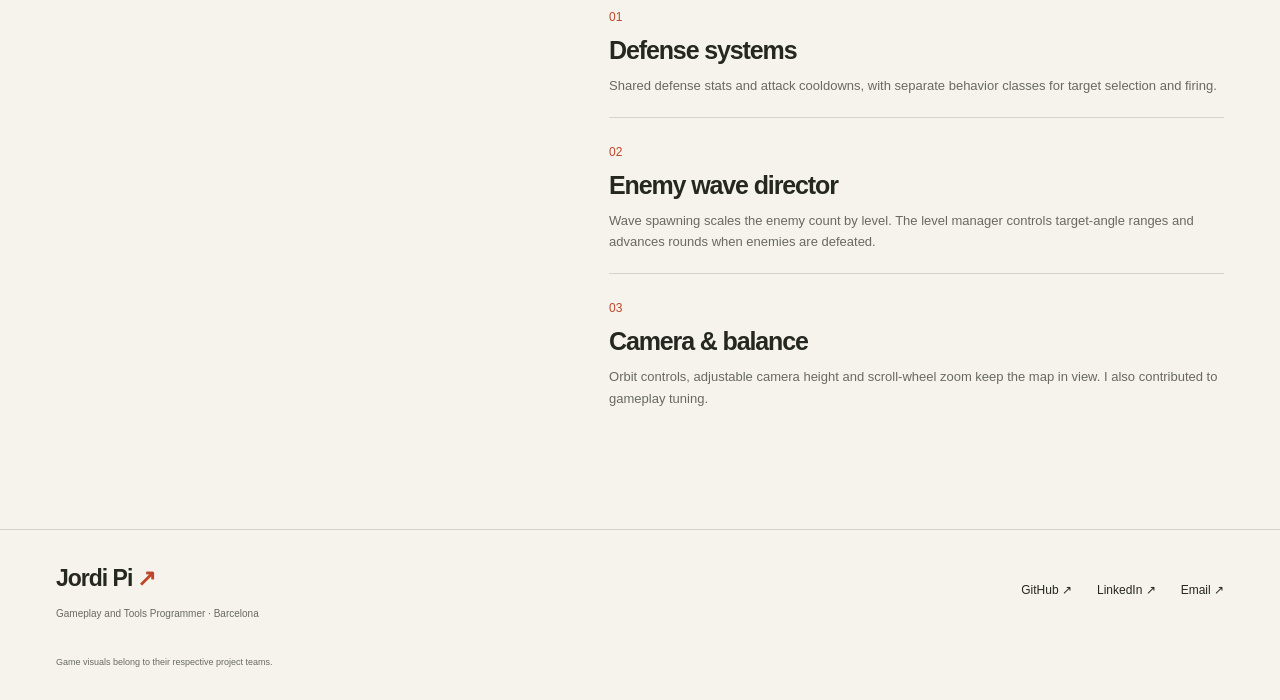
<file: def-a-mole.html>
<!doctype html><html lang="en"><head><meta charset="utf-8"><meta name="viewport" content="width=device-width, initial-scale=1"><meta name="theme-color" content="#f5f3ec"><title>Def-A-Mole | Jordi Pi Moreno</title><meta name="description" content="Def-A-Mole: a Unity and C# team tower defense game. My contributions include defense systems, camera controls and the enemy wave director."><meta property="og:title" content="Def-A-Mole | Jordi Pi Moreno"><meta property="og:description" content="Def-A-Mole: a Unity and C# team tower defense game. My contributions include defense systems, camera controls and the enemy wave director."><meta property="og:type" content="website"><link rel="icon" href="assets/favicon.svg" type="image/svg+xml"><link rel="stylesheet" href="assets/style.css"></head><body><a class="skip" href="#main">Skip to content</a><header class="site-header"><a class="wordmark" href="index.html" aria-label="Jordi Pi Moreno home">Jordi Pi<span class="mark">↗</span></a><nav aria-label="Main navigation"><a href="index.html#work">Work</a><a href="index.html#about">About</a><a href="index.html#experience">Experience</a><a href="mailto:pimoreno.j@outlook.es">Contact ↗</a></nav><a class="cv-link" href="assets/documents/Jordi_Pi_Moreno_CV.pdf" download>Download CV <span>↓</span></a></header><main id="main"><div class="wrap case-intro"><a class="back-link" href="index.html#work">← All work</a><p class="eyebrow">04 / PROJECT NOTES</p><h1>Def-A-Mole</h1><div class="case-meta"><div><span>PROJECT</span><p>University team project · 2025</p></div><div><span>MY ROLE</span><p>Gameplay programmer</p></div><div><span>TECHNOLOGY</span><p>Unity · C#</p></div></div><div class="case-links"><a class="button primary" href="https://github.com/JorxPi/Def-A-Mole">Source code ↗</a></div></div><section class="wrap video-section"><div class="video-heading"><p class="eyebrow">WATCH / Def-A-Mole trailer</p><a class="text-link" href="https://www.youtube.com/watch?v=zl9m7LViXJw">Watch on YouTube ↗</a></div><div class="video-frame"><iframe src="https://www.youtube-nocookie.com/embed/zl9m7LViXJw" title="Def-A-Mole trailer" loading="lazy" referrerpolicy="strict-origin-when-cross-origin" allow="accelerometer; encrypted-media; gyroscope; picture-in-picture; fullscreen" allowfullscreen></iframe></div><p class="video-caption">The project trailer introduces the game and shows its tower defense gameplay.</p></section><div class="wrap short-case"><div><p class="eyebrow">MY CONTRIBUTION</p><h2>My contribution</h2></div><div><p class="lead">I programmed defense systems, camera controls and the enemy wave director, and contributed to game balance and design.</p><p>The project was developed as a team in Unity and C#, resulting in a completed, playable 3D tower defense game. My work connected the systems that control the player’s view, the defenses they use and the flow of enemies they face.</p><div class="contribution-list"><div><span>01</span><h3>Defense systems</h3><p>Shared defense stats and attack cooldowns, with separate behavior classes for target selection and firing.</p></div><div><span>02</span><h3>Enemy wave director</h3><p>Wave spawning scales the enemy count by level. The level manager controls target-angle ranges and advances rounds when enemies are defeated.</p></div><div><span>03</span><h3>Camera &amp; balance</h3><p>Orbit controls, adjustable camera height and scroll-wheel zoom keep the map in view. I also contributed to gameplay tuning.</p></div></div></div></div></main><footer class="site-footer"><div><a class="wordmark" href="index.html">Jordi Pi<span class="mark">↗</span></a><p>Gameplay and Tools Programmer · Barcelona</p></div><div class="footer-links"><a href="https://github.com/JorxPi">GitHub ↗</a><a href="https://www.linkedin.com/in/jordi-pi-moreno-0047b5302/">LinkedIn ↗</a><a href="mailto:pimoreno.j@outlook.es">Email ↗</a></div><p class="credits">Game visuals belong to their respective project teams.<br></p></footer><dialog id="image-dialog" aria-label="Expanded project image"><button class="close-dialog" aria-label="Close image">Close ×</button><img alt=""><p></p></dialog><script src="assets/site.js" defer></script></body></html>
</file>
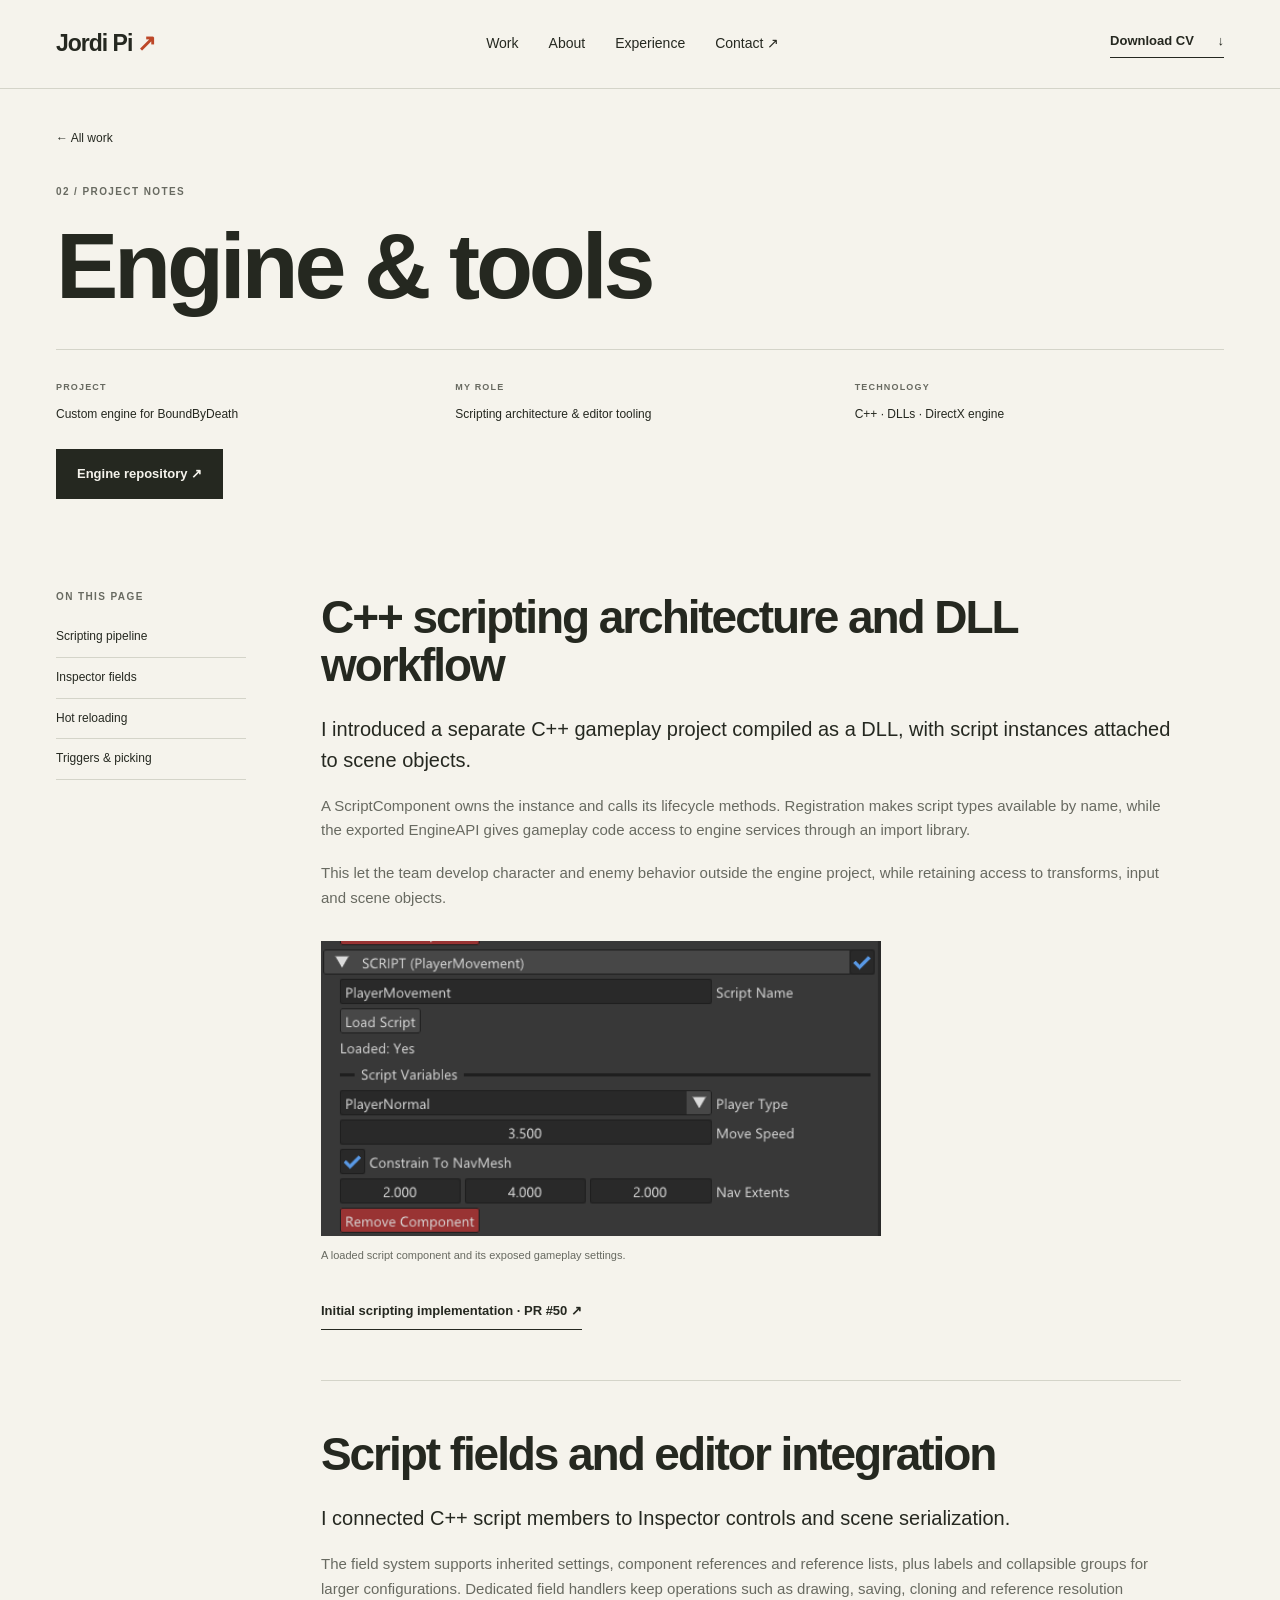
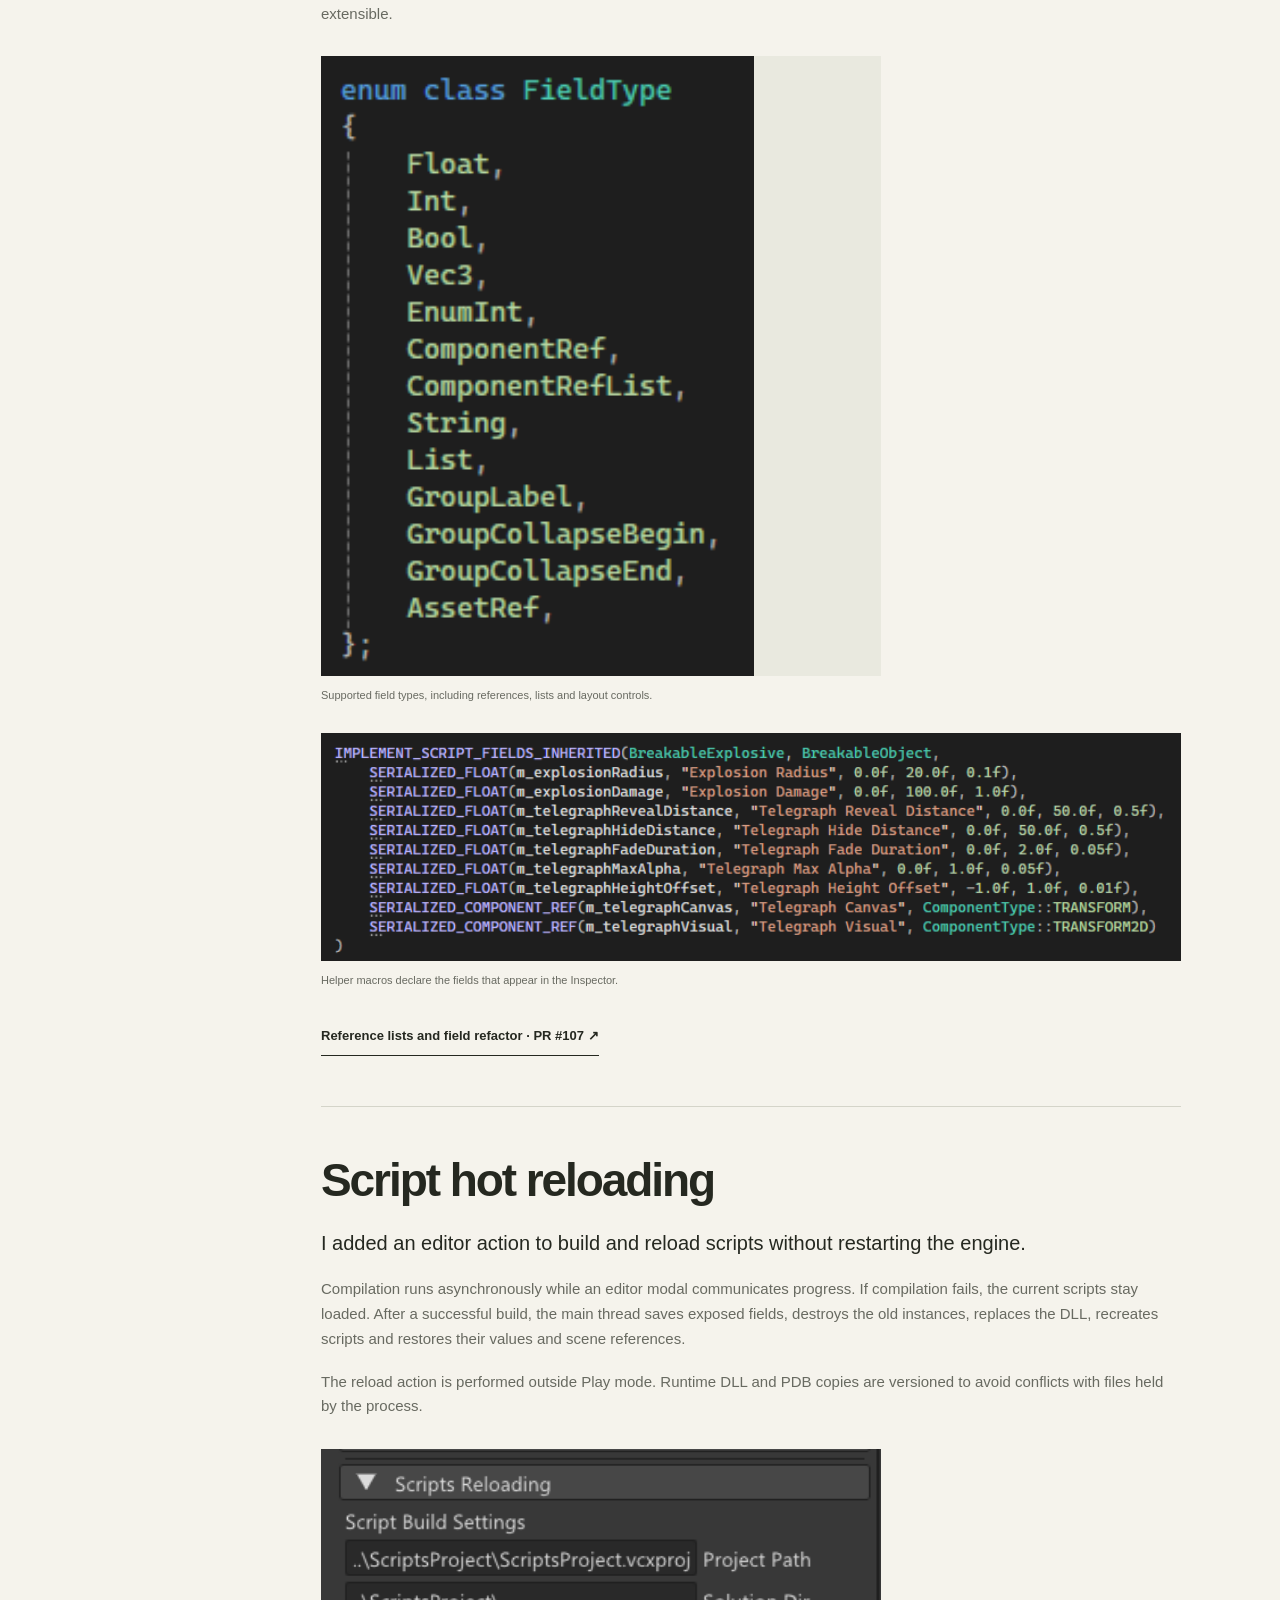
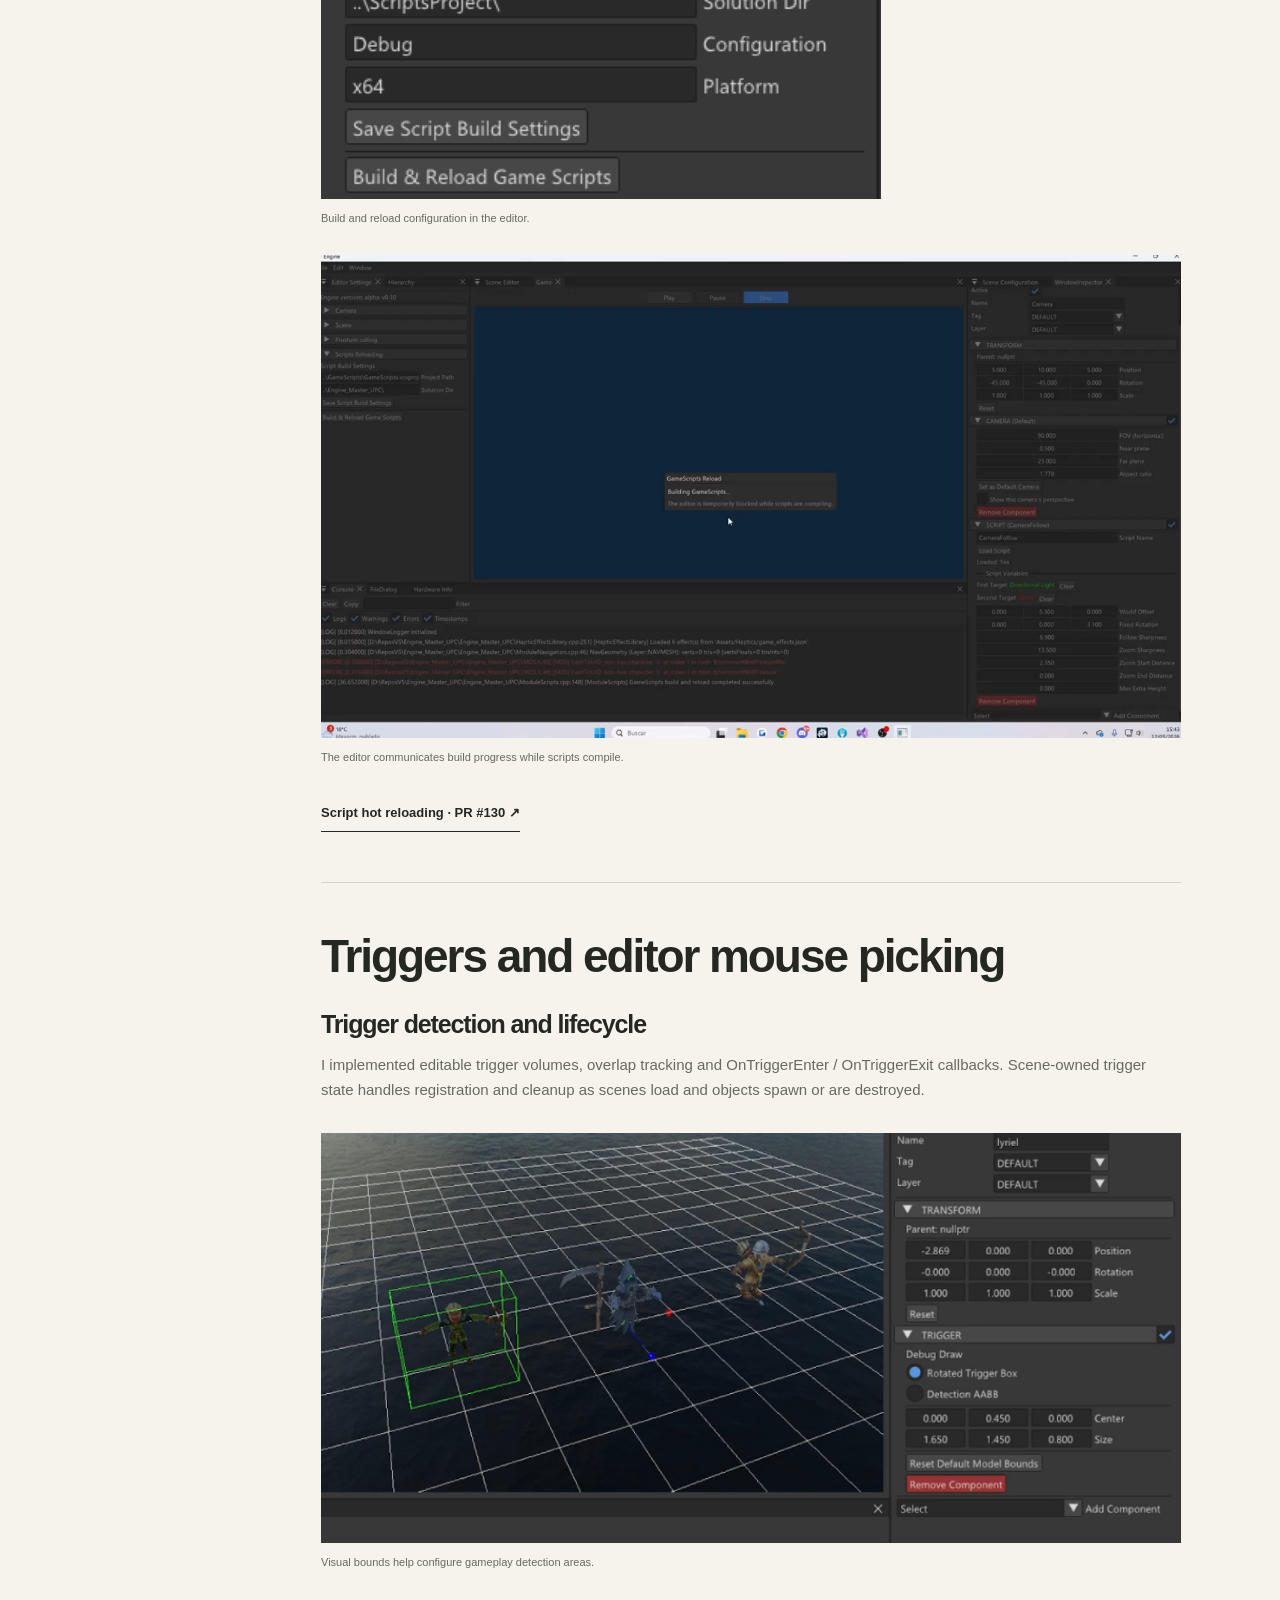
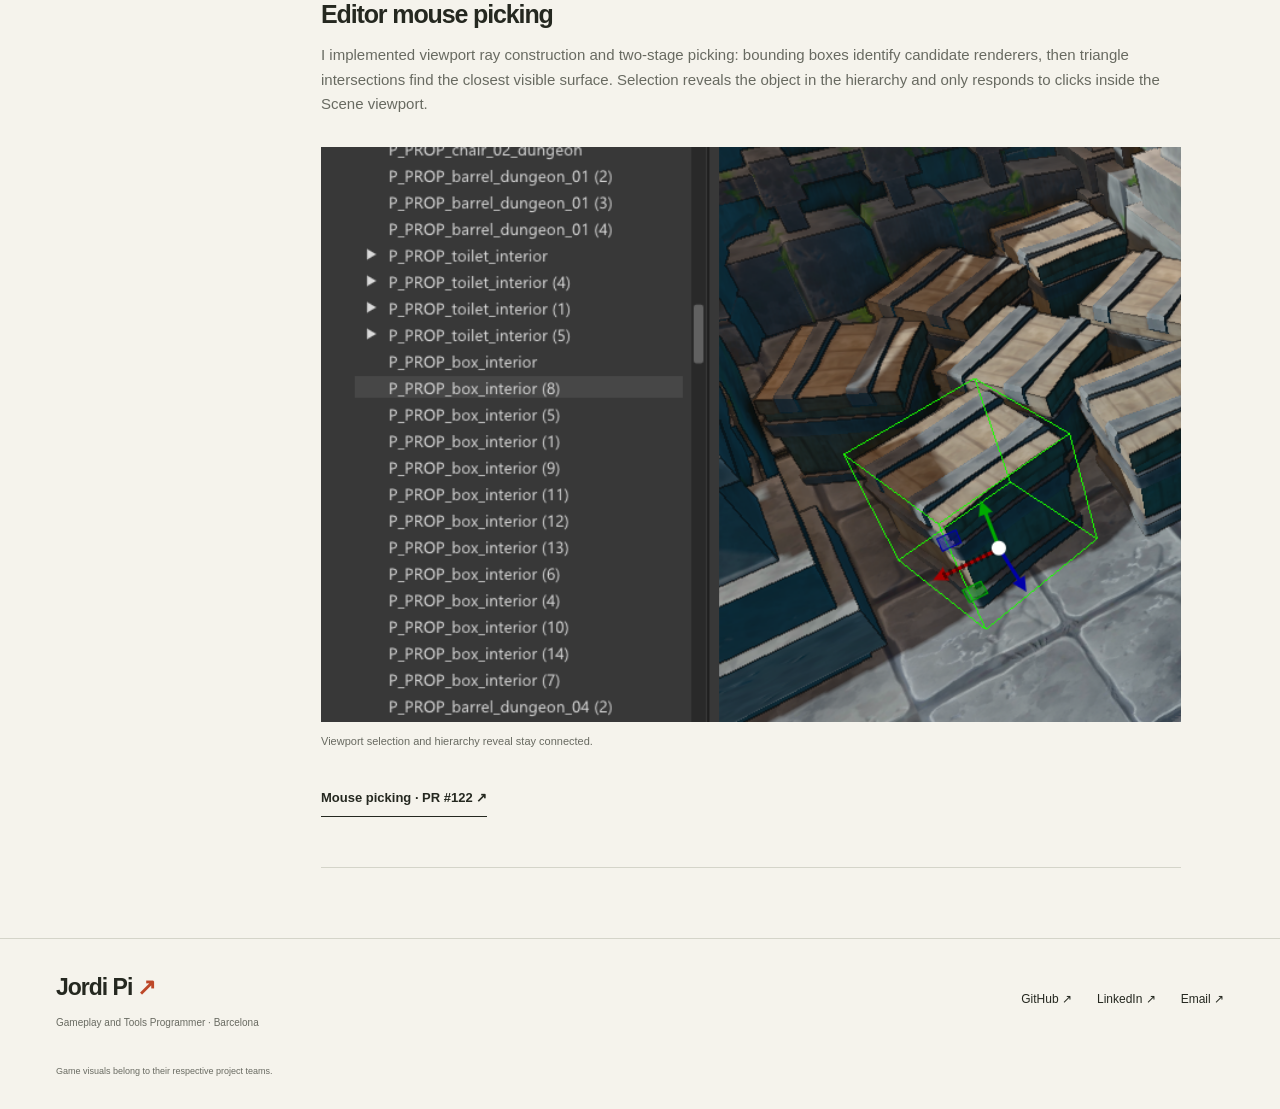
<file: engine-tools.html>
<!doctype html><html lang="en"><head><meta charset="utf-8"><meta name="viewport" content="width=device-width, initial-scale=1"><meta name="theme-color" content="#f5f3ec"><title>Engine and Tools | Jordi Pi Moreno</title><meta name="description" content="C++ scripting DLL workflow, Inspector fields, script hot reloading, triggers and editor mouse picking for the BoundByDeath team."><meta property="og:title" content="Engine and Tools | Jordi Pi Moreno"><meta property="og:description" content="C++ scripting DLL workflow, Inspector fields, script hot reloading, triggers and editor mouse picking for the BoundByDeath team."><meta property="og:type" content="website"><link rel="icon" href="assets/favicon.svg" type="image/svg+xml"><link rel="stylesheet" href="assets/style.css"></head><body><a class="skip" href="#main">Skip to content</a><header class="site-header"><a class="wordmark" href="index.html" aria-label="Jordi Pi Moreno home">Jordi Pi<span class="mark">↗</span></a><nav aria-label="Main navigation"><a href="index.html#work">Work</a><a href="index.html#about">About</a><a href="index.html#experience">Experience</a><a href="mailto:pimoreno.j@outlook.es">Contact ↗</a></nav><a class="cv-link" href="assets/documents/Jordi_Pi_Moreno_CV.pdf" download>Download CV <span>↓</span></a></header><main id="main"><div class="wrap case-intro"><a class="back-link" href="index.html#work">← All work</a><p class="eyebrow">02 / PROJECT NOTES</p><h1>Engine &amp; tools</h1><div class="case-meta"><div><span>PROJECT</span><p>Custom engine for BoundByDeath</p></div><div><span>MY ROLE</span><p>Scripting architecture &amp; editor tooling</p></div><div><span>TECHNOLOGY</span><p>C++ · DLLs · DirectX engine</p></div></div><div class="case-links"><a class="button primary" href="https://github.com/Ravenwhisp/Engine_Master_UPC">Engine repository ↗</a></div></div><div class="case-layout wrap"><aside class="case-index"><p class="eyebrow">ON THIS PAGE</p><a href="#scripting">Scripting pipeline</a><a href="#fields">Inspector fields</a><a href="#reload">Hot reloading</a><a href="#editor">Triggers &amp; picking</a></aside><div class="case-content"><section id="scripting"><h2>C++ scripting architecture and DLL workflow</h2><p class="lead">I introduced a separate C++ gameplay project compiled as a DLL, with script instances attached to scene objects.</p><p>A ScriptComponent owns the instance and calls its lifecycle methods. Registration makes script types available by name, while the exported EngineAPI gives gameplay code access to engine services through an import library.</p><p>This let the team develop character and enemy behavior outside the engine project, while retaining access to transforms, input and scene objects.</p><figure class="project-figure compact-figure"><button class="zoom-image" aria-label="Enlarge: Loaded PlayerMovement script attached to a scene object"><img src="assets/images/fields_inspector.png" alt="Loaded PlayerMovement script attached to a scene object" loading="lazy" decoding="async" width="533" height="281"></button><figcaption>A loaded script component and its exposed gameplay settings.</figcaption></figure><a class="text-link" href="https://github.com/Ravenwhisp/Engine_Master_UPC/pull/50">Initial scripting implementation · PR #50 ↗</a></section>
<section id="fields"><h2>Script fields and editor integration</h2><p class="lead">I connected C++ script members to Inspector controls and scene serialization.</p><p>The field system supports inherited settings, component references and reference lists, plus labels and collapsible groups for larger configurations. Dedicated field handlers keep operations such as drawing, saving, cloning and reference resolution extensible.</p><figure class="project-figure compact-figure"><button class="zoom-image" aria-label="Enlarge: Supported script field types in the engine"><img src="assets/images/fields_types.png" alt="Supported script field types in the engine" loading="lazy" decoding="async" width="199" height="285"></button><figcaption>Supported field types, including references, lists and layout controls.</figcaption></figure><figure class="project-figure "><button class="zoom-image" aria-label="Enlarge: Macro declaring serialized inherited script fields"><img src="assets/images/fields_inheritance_code.png" alt="Macro declaring serialized inherited script fields" loading="lazy" decoding="async" width="757" height="201"></button><figcaption>Helper macros declare the fields that appear in the Inspector.</figcaption></figure><a class="text-link" href="https://github.com/Ravenwhisp/Engine_Master_UPC/pull/107">Reference lists and field refactor · PR #107 ↗</a></section>
<section id="reload"><h2>Script hot reloading</h2><p class="lead">I added an editor action to build and reload scripts without restarting the engine.</p><p>Compilation runs asynchronously while an editor modal communicates progress. If compilation fails, the current scripts stay loaded. After a successful build, the main thread saves exposed fields, destroys the old instances, replaces the DLL, recreates scripts and restores their values and scene references.</p><p>The reload action is performed outside Play mode. Runtime DLL and PDB copies are versioned to avoid conflicts with files held by the process.</p><figure class="project-figure compact-figure"><button class="zoom-image" aria-label="Enlarge: Script build project, configuration and platform settings"><img src="assets/images/reload_settings.png" alt="Script build project, configuration and platform settings" loading="lazy" decoding="async" width="371" height="232"></button><figcaption>Build and reload configuration in the editor.</figcaption></figure><figure class="project-figure "><button class="zoom-image" aria-label="Enlarge: Editor showing the script compilation modal"><img src="assets/images/reload_compiling.png" alt="Editor showing the script compilation modal" loading="lazy" decoding="async" width="1314" height="737"></button><figcaption>The editor communicates build progress while scripts compile.</figcaption></figure><a class="text-link" href="https://github.com/Ravenwhisp/Engine_Master_UPC/pull/130">Script hot reloading · PR #130 ↗</a></section>
<section id="editor"><h2>Triggers and editor mouse picking</h2><h3>Trigger detection and lifecycle</h3><p>I implemented editable trigger volumes, overlap tracking and OnTriggerEnter / OnTriggerExit callbacks. Scene-owned trigger state handles registration and cleanup as scenes load and objects spawn or are destroyed.</p><figure class="project-figure "><button class="zoom-image" aria-label="Enlarge: Trigger volume debug box and its editable center and size"><img src="assets/images/trigger_editor.png" alt="Trigger volume debug box and its editable center and size" loading="lazy" decoding="async" width="992" height="473"></button><figcaption>Visual bounds help configure gameplay detection areas.</figcaption></figure><h3>Editor mouse picking</h3><p>I implemented viewport ray construction and two-stage picking: bounding boxes identify candidate renderers, then triangle intersections find the closest visible surface. Selection reveals the object in the hierarchy and only responds to clicks inside the Scene viewport.</p><figure class="project-figure "><button class="zoom-image" aria-label="Enlarge: Selected crate in the scene and its revealed entry in the hierarchy"><img src="assets/images/mouse_picking.png" alt="Selected crate in the scene and its revealed entry in the hierarchy" loading="lazy" decoding="async" width="713" height="477"></button><figcaption>Viewport selection and hierarchy reveal stay connected.</figcaption></figure><a class="text-link" href="https://github.com/Ravenwhisp/Engine_Master_UPC/pull/122">Mouse picking · PR #122 ↗</a></section></div></div></main><footer class="site-footer"><div><a class="wordmark" href="index.html">Jordi Pi<span class="mark">↗</span></a><p>Gameplay and Tools Programmer · Barcelona</p></div><div class="footer-links"><a href="https://github.com/JorxPi">GitHub ↗</a><a href="https://www.linkedin.com/in/jordi-pi-moreno-0047b5302/">LinkedIn ↗</a><a href="mailto:pimoreno.j@outlook.es">Email ↗</a></div><p class="credits">Game visuals belong to their respective project teams.<br></p></footer><dialog id="image-dialog" aria-label="Expanded project image"><button class="close-dialog" aria-label="Close image">Close ×</button><img alt=""><p></p></dialog><script src="assets/site.js" defer></script></body></html>
</file>
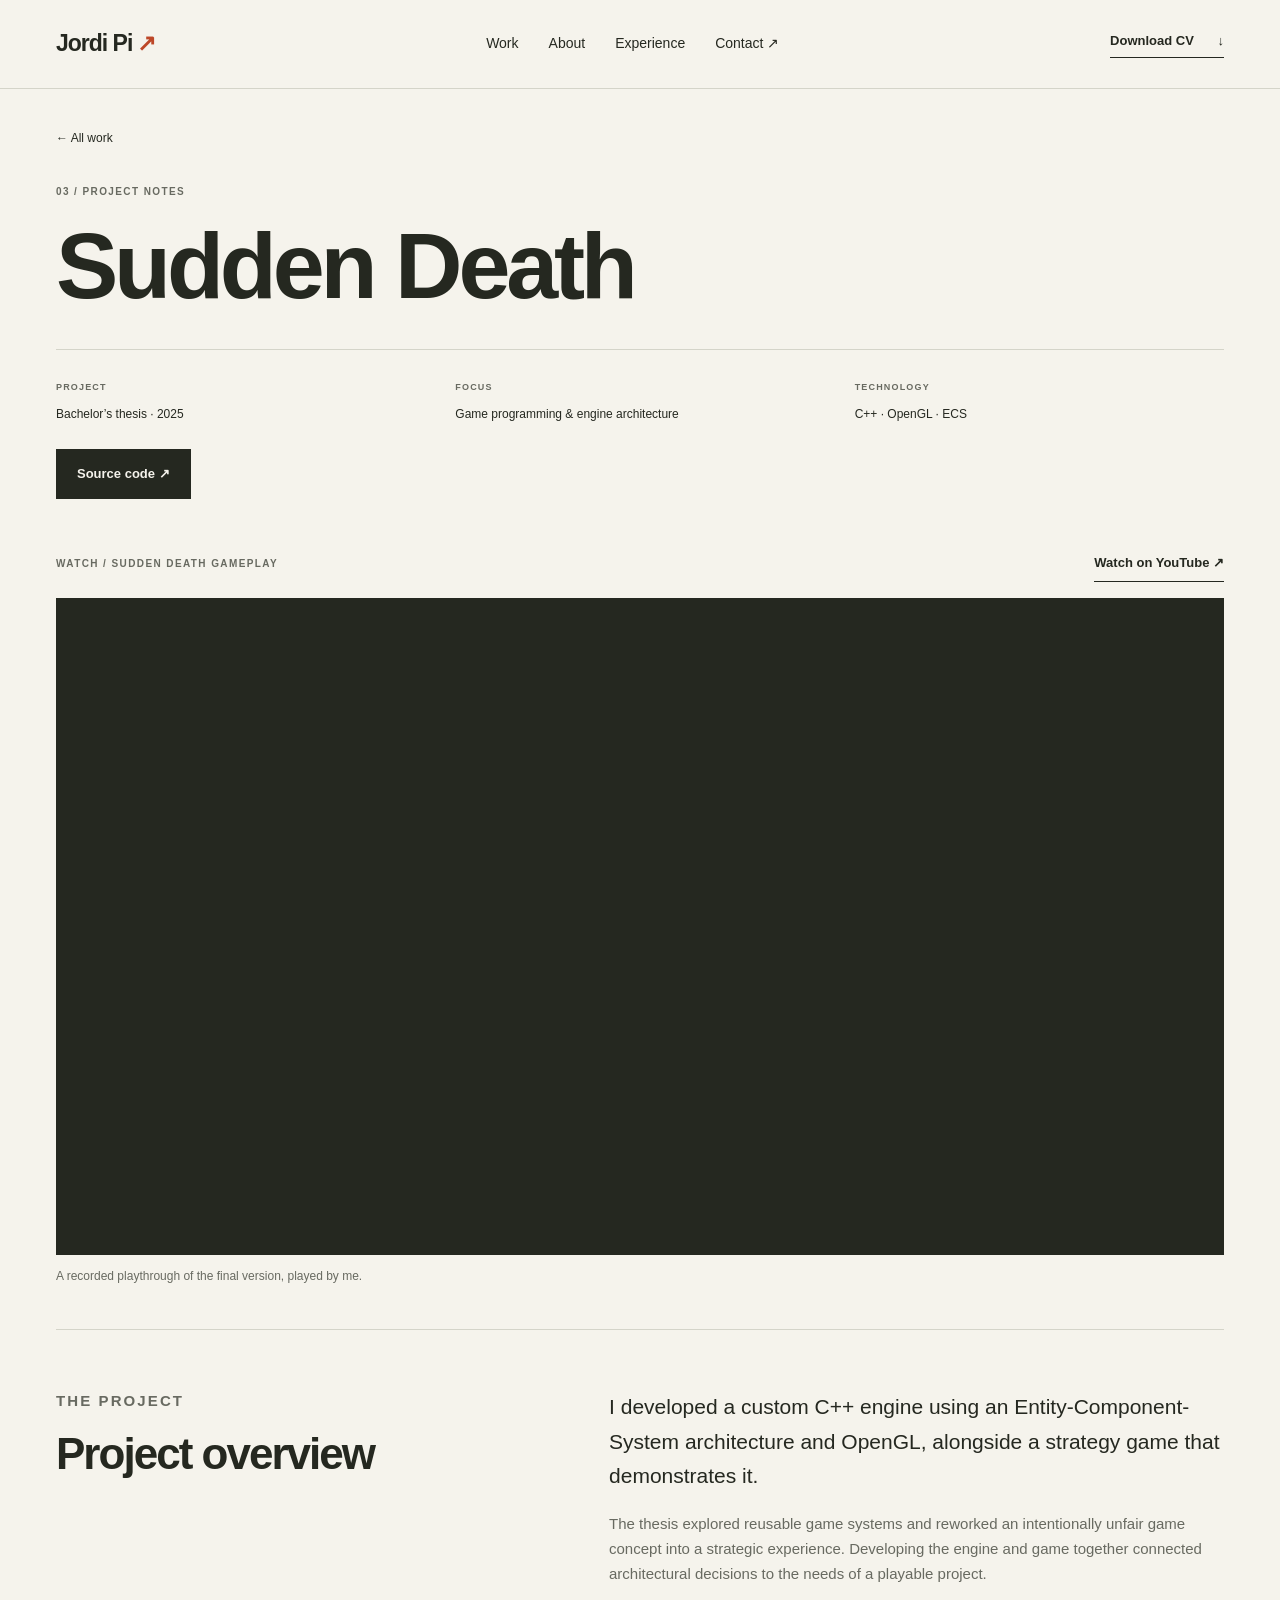
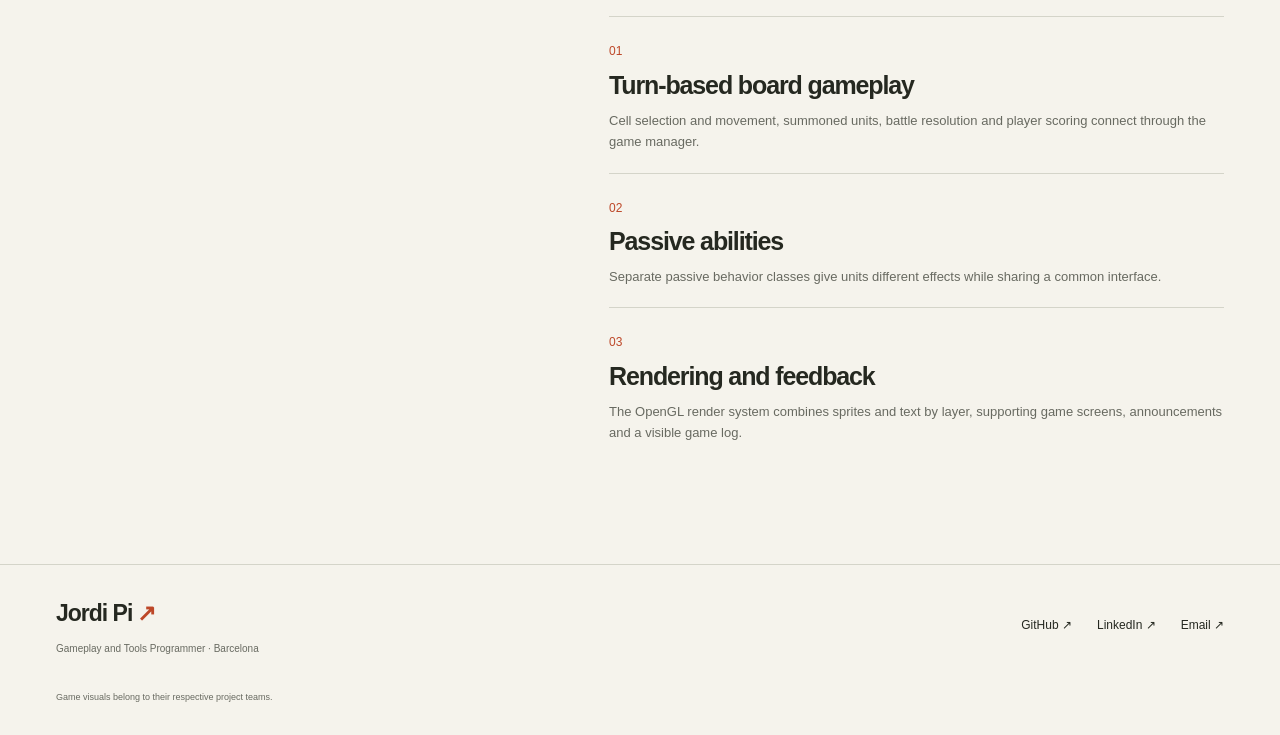
<file: sudden-death.html>
<!doctype html><html lang="en"><head><meta charset="utf-8"><meta name="viewport" content="width=device-width, initial-scale=1"><meta name="theme-color" content="#f5f3ec"><title>Sudden Death | Jordi Pi Moreno</title><meta name="description" content="Sudden Death, Jordi Pi Moreno’s bachelor’s thesis: a strategy game built alongside a custom C++ OpenGL engine."><meta property="og:title" content="Sudden Death | Jordi Pi Moreno"><meta property="og:description" content="Sudden Death, Jordi Pi Moreno’s bachelor’s thesis: a strategy game built alongside a custom C++ OpenGL engine."><meta property="og:type" content="website"><link rel="icon" href="assets/favicon.svg" type="image/svg+xml"><link rel="stylesheet" href="assets/style.css"></head><body><a class="skip" href="#main">Skip to content</a><header class="site-header"><a class="wordmark" href="index.html" aria-label="Jordi Pi Moreno home">Jordi Pi<span class="mark">↗</span></a><nav aria-label="Main navigation"><a href="index.html#work">Work</a><a href="index.html#about">About</a><a href="index.html#experience">Experience</a><a href="mailto:pimoreno.j@outlook.es">Contact ↗</a></nav><a class="cv-link" href="assets/documents/Jordi_Pi_Moreno_CV.pdf" download>Download CV <span>↓</span></a></header><main id="main"><div class="wrap case-intro"><a class="back-link" href="index.html#work">← All work</a><p class="eyebrow">03 / PROJECT NOTES</p><h1>Sudden Death</h1><div class="case-meta"><div><span>PROJECT</span><p>Bachelor’s thesis · 2025</p></div><div><span>FOCUS</span><p>Game programming &amp; engine architecture</p></div><div><span>TECHNOLOGY</span><p>C++ · OpenGL · ECS</p></div></div><div class="case-links"><a class="button primary" href="https://github.com/JorxPi/SuddenDeath">Source code ↗</a></div></div><section class="wrap video-section"><div class="video-heading"><p class="eyebrow">WATCH / Sudden Death gameplay</p><a class="text-link" href="https://www.youtube.com/watch?v=ZcBAoJ-aycY">Watch on YouTube ↗</a></div><div class="video-frame"><iframe src="https://www.youtube-nocookie.com/embed/ZcBAoJ-aycY" title="Sudden Death gameplay" loading="lazy" referrerpolicy="strict-origin-when-cross-origin" allow="accelerometer; encrypted-media; gyroscope; picture-in-picture; fullscreen" allowfullscreen></iframe></div><p class="video-caption">A recorded playthrough of the final version, played by me.</p></section><div class="wrap short-case"><div><p class="eyebrow">THE PROJECT</p><h2>Project overview</h2></div><div><p class="lead">I developed a custom C++ engine using an Entity-Component-System architecture and OpenGL, alongside a strategy game that demonstrates it.</p><p>The thesis explored reusable game systems and reworked an intentionally unfair game concept into a strategic experience. Developing the engine and game together connected architectural decisions to the needs of a playable project.</p><div class="contribution-list"><div><span>01</span><h3>Turn-based board gameplay</h3><p>Cell selection and movement, summoned units, battle resolution and player scoring connect through the game manager.</p></div><div><span>02</span><h3>Passive abilities</h3><p>Separate passive behavior classes give units different effects while sharing a common interface.</p></div><div><span>03</span><h3>Rendering and feedback</h3><p>The OpenGL render system combines sprites and text by layer, supporting game screens, announcements and a visible game log.</p></div></div></div></div></main><footer class="site-footer"><div><a class="wordmark" href="index.html">Jordi Pi<span class="mark">↗</span></a><p>Gameplay and Tools Programmer · Barcelona</p></div><div class="footer-links"><a href="https://github.com/JorxPi">GitHub ↗</a><a href="https://www.linkedin.com/in/jordi-pi-moreno-0047b5302/">LinkedIn ↗</a><a href="mailto:pimoreno.j@outlook.es">Email ↗</a></div><p class="credits">Game visuals belong to their respective project teams.<br></p></footer><dialog id="image-dialog" aria-label="Expanded project image"><button class="close-dialog" aria-label="Close image">Close ×</button><img alt=""><p></p></dialog><script src="assets/site.js" defer></script></body></html>
</file>
<file: assets/style.css>
@charset "UTF-8";
.screenshot-pair{display:grid;grid-template-columns:1fr 1fr;gap:24px;align-items:start}.compact-figure{max-width:560px}.compact-figure img{max-height:380px;object-position:left center}.case-content>section>h2:first-child{margin-top:0}.case-content>section>h2:first-child+p{margin-top:22px}@media(max-width:760px){.screenshot-pair{grid-template-columns:1fr;gap:0}.compact-figure{max-width:100%}}
.video-section{padding-bottom:42px}.video-heading{display:flex;justify-content:space-between;align-items:center;gap:20px;margin-bottom:16px}.video-frame{aspect-ratio:16/9;background:#252820}.video-frame iframe{width:100%;height:100%;border:0;display:block}.video-caption{font-size:12px;color:#686a61;margin-top:12px}.project-video-cover{position:relative;display:block;margin-bottom:24px;background:#252820;overflow:hidden}.project-video-cover img{aspect-ratio:16/9;object-fit:cover;transition:transform .3s}.project-video-cover:hover img{transform:scale(1.025)}.project-video-cover>span{position:absolute;bottom:16px;left:16px;background:#252820e8;color:#f5f3ec;font-size:10px;font-weight:700;letter-spacing:.08em;padding:9px 12px}.earlier-project{display:flex;justify-content:space-between;align-items:center;gap:20px;padding:15px 0;border-bottom:1px solid #d4d4c9;font-size:13px}.earlier-project>a:first-child{font-weight:700}.earlier-project span{display:block;font-weight:400;font-size:11px;color:#686a61}.earlier-project>a:last-child{font-size:11px;white-space:nowrap}@media(max-width:760px){.video-heading{align-items:flex-start}.video-heading .text-link{font-size:10px;white-space:nowrap}.video-heading .eyebrow{font-size:9px}.video-caption{font-size:10px}.project-video-cover>span{font-size:9px}.earlier-project{font-size:12px;gap:12px}.earlier-project span{font-size:10px}}
:root{--paper:#f5f3ec;--ink:#252820;--muted:#686a61;--orange:#bd4728;--line:#d4d4c9;--soft:#e9e9df;--serif:Georgia,'Times New Roman',serif;--sans:Arial,Helvetica,sans-serif}*{box-sizing:border-box}html{scroll-behavior:smooth;scroll-padding-top:100px}body{margin:0;background:var(--paper);color:var(--ink);font:16px/1.65 var(--sans);-webkit-font-smoothing:antialiased}a{color:inherit;text-decoration:none}a:hover{color:var(--orange)}a:focus-visible,button:focus-visible,summary:focus-visible{outline:3px solid var(--orange);outline-offset:5px}img{display:block;width:100%;height:auto}button{font:inherit}h1,h2,h3,p,figure{margin:0}h1,h2,h3{line-height:1.04;letter-spacing:-.045em}p+p{margin-top:18px}em{font-family:var(--serif);font-weight:400}h2{font-size:clamp(35px,4.6vw,64px);font-weight:600}h3{font-size:30px;font-weight:600}small{font-size:.8em}.wrap{width:min(1280px,calc(100% - 112px));margin:auto}.skip{position:fixed;left:20px;top:-100px;z-index:100;padding:10px;background:var(--paper)}.skip:focus{top:10px}.site-header{max-width:1440px;margin:auto;padding:25px 56px;display:flex;align-items:center;justify-content:space-between;gap:24px;border-bottom:1px solid var(--line)}.wordmark{font-size:23px;font-weight:750;letter-spacing:-1px;white-space:nowrap}.mark{color:var(--orange);display:inline-block;margin-left:5px}.site-header nav{display:flex;gap:30px;font-size:14px}.cv-link{font-size:13px;font-weight:700;border-bottom:1px solid var(--ink);padding-bottom:5px}.cv-link span{margin-left:20px}.hero{padding-top:38px}.hero-top{display:flex;justify-content:space-between;align-items:center;gap:20px}.eyebrow,.edition{font-size:10px;letter-spacing:.14em;text-transform:uppercase;font-weight:700;line-height:1.5}.eyebrow{color:var(--muted)}.edition{color:var(--muted);white-space:nowrap}.status-dot{display:inline-block;width:6px;height:6px;border-radius:50%;background:var(--orange);vertical-align:middle;margin-right:8px}.hero-grid{display:grid;grid-template-columns:1.03fr 1fr;gap:50px;align-items:center;padding:44px 0 40px}.hero h1{font-size:clamp(47px,5.8vw,85px);font-weight:600;line-height:1.01;letter-spacing:-.055em}.hero h1 em{color:var(--orange)}.orange{color:var(--orange)}.intro{color:var(--muted);max-width:420px;font-size:16px;line-height:1.65;margin-top:24px}.hero-actions{display:flex;align-items:center;gap:24px;margin-top:28px}.button{padding:13px 20px;display:inline-flex;align-items:center;gap:25px;font-size:13px;font-weight:700;border:1px solid transparent;transition:background .18s,transform .18s}.button:hover{transform:translateY(-2px)}.primary{background:var(--ink);color:var(--paper)}.primary:hover{background:var(--orange);color:white}.secondary{border-color:var(--line)}.text-link{font-weight:700;font-size:13px;display:inline-block;padding:8px 0;border-bottom:1px solid currentColor}.text-link span{margin-left:20px}.hero-visual{padding-top:6px}.image-label{font-size:8px;letter-spacing:.11em;font-weight:700;display:flex;justify-content:space-between;gap:12px;padding-bottom:12px}.hero-image{position:relative;display:block;overflow:hidden;background:var(--ink)}.hero-image img{aspect-ratio:1.18;object-fit:cover;object-position:47% center;transition:transform .5s}.hero-image:hover img{transform:scale(1.035)}.image-open{position:absolute;bottom:0;right:0;background:var(--orange);color:white;padding:11px 15px;font-size:11px;font-weight:700}.hero-note{display:flex;gap:18px;align-items:center;padding:19px 0 0}.note-number{font-size:44px;line-height:1;color:var(--orange);font-family:var(--serif);font-style:italic}.hero-note p{font-size:11px;line-height:1.6}.expertise-line{padding:19px 0;border-top:1px solid var(--line);border-bottom:1px solid var(--line);display:flex;justify-content:space-between;font-size:12px;font-weight:700}.work-section{padding-top:95px;padding-bottom:90px}.section-heading{display:flex;align-items:flex-end;justify-content:space-between;gap:30px;margin-bottom:42px}.section-heading h2{margin-top:15px}.section-heading>p{color:var(--muted);font-size:13px;max-width:310px}.featured-project{display:grid;grid-template-columns:1.35fr 1fr;background:var(--soft);align-items:center}.featured-image{position:relative;display:block;overflow:hidden;height:100%}.featured-image img{height:100%;min-height:380px;object-fit:cover;object-position:50%}.image-corner{position:absolute;left:16px;top:16px;color:white;background:#252820d9;padding:6px 9px;font-size:9px;letter-spacing:.1em}.featured-copy{padding:40px}.featured-copy h3{font-size:40px;margin-top:16px}.featured-copy h3 span{font-size:25px;margin-left:7px}.featured-copy>p:not(.eyebrow){font-size:14px;color:var(--muted);margin-top:16px}.featured-copy .project-subtitle{font-size:18px!important;color:var(--ink)!important;line-height:1.4}.tags{display:flex;flex-wrap:wrap;gap:7px;list-style:none;padding:0;margin:22px 0}.tags li{font-size:9px;letter-spacing:.04em;padding:5px 9px;border:1px solid #bfc1b4;line-height:1.5}.engine-feature{display:grid;grid-template-columns:1fr 1fr;gap:80px;padding:58px 0;border-bottom:1px solid var(--line);align-items:center}.engine-feature h3{font-size:44px;margin:15px 0 20px}.engine-feature p:not(.eyebrow){font-size:14px;color:var(--muted);max-width:410px}.engine-art{background:#272b28;padding:24px;box-shadow:12px 12px 0 var(--soft)}.editor-bar{display:flex;justify-content:space-between;color:#a8b1a8;font-size:8px;letter-spacing:.06em;padding-bottom:16px}.editor-bar span:first-child{color:#c97a55}.engine-art img{border:1px solid #575e57}.code-tag{color:#e8e6d9;font:12px/1.5 Consolas,monospace;padding-top:20px}.code-tag span{color:#d28559;margin:0 12px}.project-pair{display:grid;grid-template-columns:1fr 1fr;gap:38px;padding-top:58px}.concept-art{position:relative;height:300px;display:block;overflow:hidden;padding:28px;margin-bottom:24px}.strategy-art{background:#dedfd3}.mole-art{background:#e4be94}.art-label,.art-note{position:absolute;font-size:8px;letter-spacing:.12em;font-weight:700;z-index:1}.art-label{top:24px;left:27px}.art-note{bottom:24px;left:27px}.art-title{position:relative;display:block;font-size:64px;letter-spacing:-.065em;line-height:.9;padding-top:52px;font-weight:700;z-index:1;color:var(--ink)}.art-title em{font-size:1.1em}.strategy-grid{display:grid;grid-template-columns:repeat(4,48px);gap:6px;position:absolute;right:-15px;top:55px;transform:rotate(-20deg);opacity:.4}.strategy-grid i{height:48px;border:1px solid #7f8970}.strategy-grid i:nth-child(6),.strategy-grid i:nth-child(11){background:#717b62}.wave-lines{position:absolute;right:-40px;bottom:-40px;width:260px;height:260px}.wave-lines i{position:absolute;inset:0;border:1px solid #805e36;border-radius:50%;opacity:.45}.wave-lines i:nth-child(2){inset:35px}.wave-lines i:nth-child(3){inset:70px;background:#a56d37}.small-project h3{margin:12px 0;font-size:30px}.small-project>p:not(.eyebrow){color:var(--muted);font-size:14px;max-width:460px}.more-work{margin-top:42px;border-top:1px solid var(--line)}.more-work>p{padding:20px 0 10px;font-size:10px;text-transform:uppercase;letter-spacing:.14em;color:var(--muted)}.more-work>a{display:flex;justify-content:space-between;align-items:center;gap:20px;padding:14px 0;border-bottom:1px solid var(--line);font-size:14px;font-weight:700}.more-work>a span{font-size:12px;font-weight:400;color:var(--muted);margin-left:auto}.about-section{background:var(--ink);color:var(--paper);padding:85px 0}.about-section .eyebrow{color:#b6b8a8}.about-grid{display:grid;grid-template-columns:1fr 1fr;gap:90px}.about-grid h2{margin-top:18px}.about-grid h2 em{color:#d88d66}.about-copy>p:not(.large-copy){font-size:14px;color:#c5c7bb}.large-copy{font-size:21px;line-height:1.5}.about-copy>.text-link{margin-top:22px}.skill-columns{display:grid;grid-template-columns:1fr 1fr;gap:25px;border-top:1px solid #55594c;margin-top:36px;padding-top:25px}.skill-columns h3{font-size:12px;letter-spacing:0;line-height:1.5;margin-bottom:10px}.skill-columns p{font-size:12px;color:#c5c7bb;line-height:1.9}.experience-section{padding:90px 0}.timeline{max-width:980px;margin-left:auto}.timeline article{display:grid;grid-template-columns:230px 1fr;gap:25px;padding:27px 0;border-top:1px solid var(--line)}.timeline h3{font-size:22px;letter-spacing:-.03em;line-height:1.25;margin-bottom:10px}.timeline article p:not(.timeline-date){font-size:13px;color:var(--muted);max-width:620px}.timeline-date{font-size:10px;line-height:1.8;letter-spacing:.05em}.timeline-date small{font-size:9px;letter-spacing:0}.timeline .timeline-role{font-weight:700;color:var(--ink)!important}.timeline p+p{margin-top:8px}.contact-section{border-top:1px solid var(--line);padding:70px 0 55px}.contact-section h2{font-size:clamp(44px,6.7vw,88px);margin:20px 0 30px}.contact-section h2 em{color:var(--orange)}.contact-email{display:flex;align-items:center;justify-content:space-between;font-size:clamp(18px,3vw,34px);letter-spacing:-.04em;border-bottom:1px solid var(--ink);padding-bottom:18px;max-width:740px}.contact-bottom{display:flex;justify-content:space-between;font-size:12px;padding-top:30px}.site-footer{padding:30px 56px;border-top:1px solid var(--line);display:grid;grid-template-columns:1fr auto;gap:25px;max-width:1440px;margin:auto}.site-footer p{font-size:10px;color:var(--muted);margin-top:8px}.footer-links{display:flex;align-items:center;gap:25px;font-size:12px}.credits{grid-column:1/-1;font-size:9px!important}.case-intro{padding:35px 0 45px}.back-link{font-size:12px;display:inline-block;margin-bottom:35px}.case-intro h1{font-size:clamp(48px,7.3vw,100px);margin:18px 0 20px}.case-subtitle{font-size:24px;font-family:var(--serif);font-style:italic;line-height:1.4;color:var(--muted)}.case-meta{display:grid;grid-template-columns:1fr 1fr 1fr;gap:30px;border-top:1px solid var(--line);margin-top:35px;padding-top:22px}.case-meta span{font-size:9px;letter-spacing:.13em;font-weight:700;color:var(--muted)}.case-meta p{font-size:12px;line-height:1.6;margin-top:7px}.case-links{display:flex;flex-wrap:wrap;gap:12px;margin-top:25px}.case-links:empty{display:none}.case-cover{padding-bottom:30px}.case-cover img{max-height:610px;object-fit:cover}.project-figure{margin:28px 0}.zoom-image{display:block;width:100%;border:0;background:transparent;padding:0;cursor:zoom-in}.zoom-image img{max-height:620px;object-fit:contain;background:#e9e9df}.project-figure figcaption{font-size:11px;line-height:1.65;color:var(--muted);padding-top:10px}.case-layout{display:grid;grid-template-columns:190px minmax(0,1fr);gap:75px;padding-bottom:70px}.case-index{position:sticky;top:30px;align-self:start;padding-top:45px}.case-index a{display:block;font-size:12px;padding:10px 0;border-bottom:1px solid var(--line)}.case-index p{margin-bottom:13px}.case-content{max-width:860px}.case-content section{padding:50px 0;border-bottom:1px solid var(--line);scroll-margin-top:25px}.case-content h2{font-size:46px;margin:16px 0 24px}.case-content h3{font-size:25px;margin:30px 0 16px}.case-content p{font-size:15px;color:var(--muted)}.case-content .lead{font-size:20px;line-height:1.55;color:var(--ink)}.case-content p+.project-figure{margin-top:30px}.diagram{background:#fff;padding:15px}.diagram figcaption{padding:10px}.case-content details{margin-top:24px;border-top:1px solid var(--line);border-bottom:1px solid var(--line)}.case-content summary{cursor:pointer;display:flex;justify-content:space-between;padding:15px 0;font-size:12px;font-weight:700;list-style:none}.case-content summary::-webkit-details-marker{display:none}.case-content details[open] summary span{transform:rotate(45deg)}.case-content details p{padding-bottom:18px;font-size:12px}.case-content details a{text-decoration:underline;text-underline-offset:3px}.reload-flow{list-style:none;padding:0;display:grid;grid-template-columns:repeat(4,1fr);border:1px solid var(--line);margin:28px 0}.reload-flow li{padding:14px;font-size:11px;border-right:1px solid var(--line)}.reload-flow li:last-child{border-right:0}.reload-flow span{display:block;color:var(--orange);font-family:var(--serif);font-size:26px;font-style:italic;margin-bottom:10px}.short-case{display:grid;grid-template-columns:1fr 1.3fr;gap:80px;border-top:1px solid var(--line);padding:60px 0 100px}.short-case h2{font-size:44px;margin-top:18px}.short-case p{color:var(--muted);font-size:15px}.short-case .lead{font-size:21px;color:var(--ink)}.system-diagram{background:var(--ink);color:var(--paper);padding:35px;margin-top:35px;text-align:center}.system-diagram>div{border:1px solid #777d6b;padding:15px;font-size:14px}.system-diagram>span{display:block;color:#dd9168;font-size:22px;padding:4px}.system-diagram small{display:block;margin-top:25px;font-size:8px;letter-spacing:.1em}.caption-note{font-size:10px!important;margin-top:8px!important}.contribution-list{margin-top:30px}.contribution-list>div{border-top:1px solid var(--line);padding:20px 0}.contribution-list span{color:var(--orange);font-size:12px}.contribution-list h3{font-size:25px;margin:8px 0 12px}.contribution-list p{font-size:13px}dialog{border:0;padding:55px 25px 20px;background:var(--paper);color:var(--ink);max-width:min(1100px,94vw);max-height:94vh}dialog::backdrop{background:#131710e8}dialog img{max-height:75vh;width:auto;max-width:100%;margin:auto;object-fit:contain}dialog p{font-size:12px;margin-top:14px}dialog .close-dialog{position:absolute;top:12px;right:20px;border:0;background:none;cursor:pointer;font-size:13px;padding:8px}body.modal-open{overflow:hidden}
@media(min-width:1500px){.hero-grid{gap:85px}.hero h1{font-size:88px}}
@media(max-width:1050px){.wrap{width:calc(100% - 64px)}.site-header{padding:22px 32px}.hero-grid{gap:30px}.hero h1{font-size:60px}.hero-actions{gap:15px}.hero-actions .text-link{font-size:11px}.featured-copy{padding:28px}.featured-copy h3{font-size:34px}.engine-feature{gap:40px}.about-grid{gap:45px}.case-layout{grid-template-columns:150px minmax(0,1fr);gap:40px}.site-footer{padding:30px 32px}.short-case{gap:40px}.hero-image img{aspect-ratio:1.03}.intro{font-size:14px}.concept-art{height:270px}.art-title{font-size:58px}}
@media(max-width:760px){html{scroll-padding-top:24px}.wrap{width:calc(100% - 40px)}.site-header{padding:20px;flex-wrap:wrap;gap:16px}.wordmark{font-size:22px}.site-header nav{order:3;justify-content:space-between;width:100%;gap:18px;border-top:1px solid var(--line);padding-top:14px;font-size:12px}.cv-link{font-size:11px}.hero{padding-top:25px}.edition{display:none}.hero-grid{grid-template-columns:1fr;padding-top:30px;gap:35px}.hero h1{font-size:clamp(49px,11.5vw,76px)}.intro{font-size:15px;max-width:480px}.hero-actions{gap:25px}.hero-visual{padding-top:0}.hero-image img{aspect-ratio:1.6}.hero-note{padding-top:16px}.expertise-line{flex-wrap:wrap;justify-content:flex-start;gap:12px 24px;font-size:10px}.work-section{padding-top:65px;padding-bottom:60px}.section-heading{display:block;margin-bottom:28px}.section-heading>p{margin-top:20px}.featured-project{grid-template-columns:1fr}.featured-image img{min-height:0;aspect-ratio:1.65}.featured-copy{padding:28px}.featured-copy h3{font-size:36px}.engine-feature{grid-template-columns:1fr;gap:32px;padding:38px 0 45px}.engine-feature h3{font-size:40px}.engine-art{margin-right:10px}.project-pair{grid-template-columns:1fr;gap:28px;padding-top:40px}.concept-art{height:270px}.art-title{font-size:68px}.small-project .tags{margin-top:18px}.more-work{margin-top:20px}.more-work>a{flex-wrap:wrap;gap:4px;font-size:13px}.more-work>a span{font-size:10px;flex-basis:100%;order:2}.about-section{padding:55px 0}.about-grid{grid-template-columns:1fr;gap:30px}.large-copy{font-size:20px}.about-grid h2{font-size:46px}.experience-section{padding:55px 0}.timeline article{grid-template-columns:1fr;gap:10px;padding:24px 0}.timeline h3{font-size:21px}.contact-section{padding:50px 0 35px}.contact-email{font-size:22px}.contact-bottom{font-size:10px}.site-footer{padding:25px 20px;grid-template-columns:1fr;gap:20px}.footer-links{font-size:11px}.credits{grid-column:auto}.case-intro{padding:25px 0 30px}.case-intro h1{font-size:52px}.case-subtitle{font-size:22px}.case-meta{grid-template-columns:1fr 1fr;gap:18px}.case-meta p{font-size:11px}.case-links{gap:8px}.case-links .button{font-size:11px;padding:12px 14px;gap:12px}.case-layout{grid-template-columns:1fr;gap:0}.case-index{position:static;display:flex;flex-wrap:wrap;gap:0 18px;padding-top:0;border-bottom:1px solid var(--line);padding-bottom:15px}.case-index p{flex-basis:100%;margin-bottom:4px}.case-index a{border:0;font-size:10px;padding:4px 0}.case-content section{padding:35px 0}.case-content h2{font-size:37px}.case-content .lead{font-size:18px}.case-content p{font-size:14px}.project-figure{margin:22px 0}.project-figure figcaption{font-size:10px}.diagram{padding:4px}.reload-flow{grid-template-columns:1fr 1fr}.reload-flow li:nth-child(2){border-right:0}.reload-flow li:nth-child(-n+2){border-bottom:1px solid var(--line)}.short-case{grid-template-columns:1fr;gap:25px;padding:35px 0 60px}.short-case h2{font-size:38px}.short-case .lead{font-size:19px}.system-diagram{padding:22px}}
@media(prefers-reduced-motion:reduce){html{scroll-behavior:auto}*,*::before,*::after{transition:none!important;animation:none!important}}
</file>
